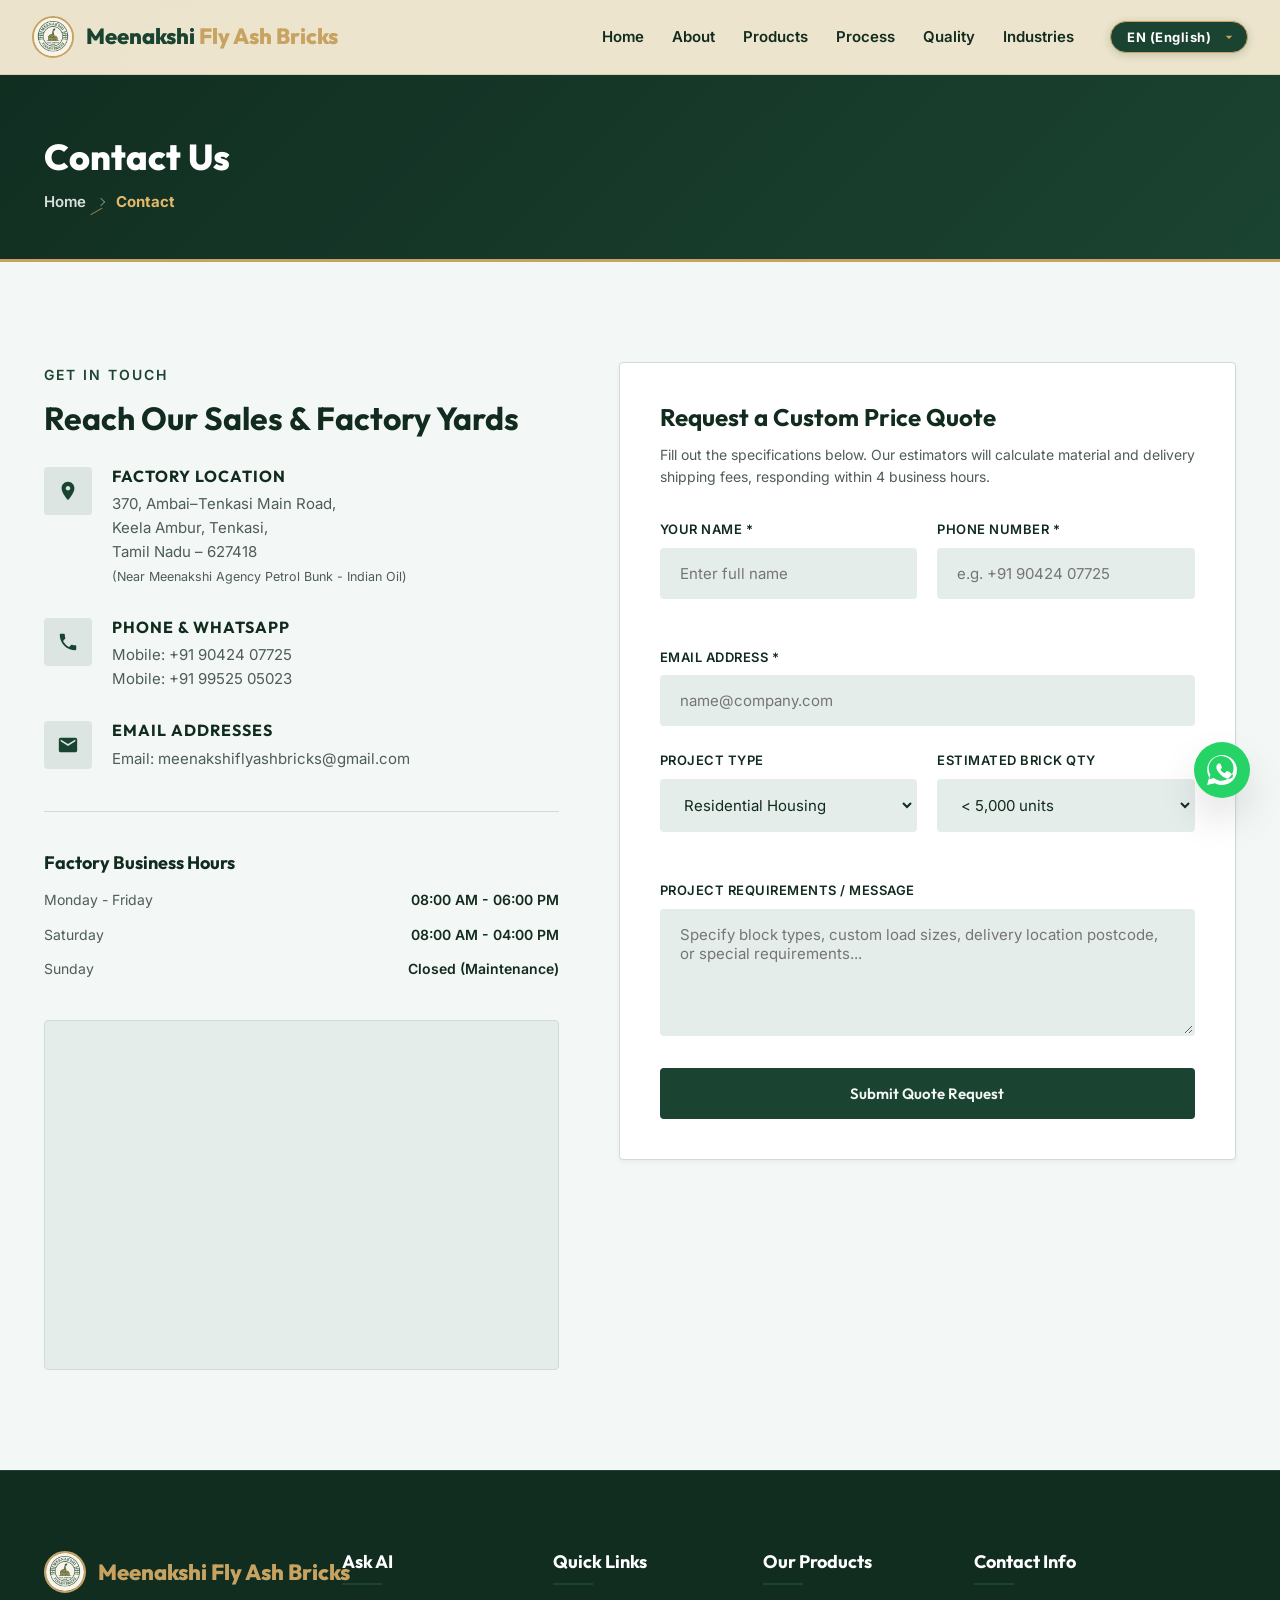
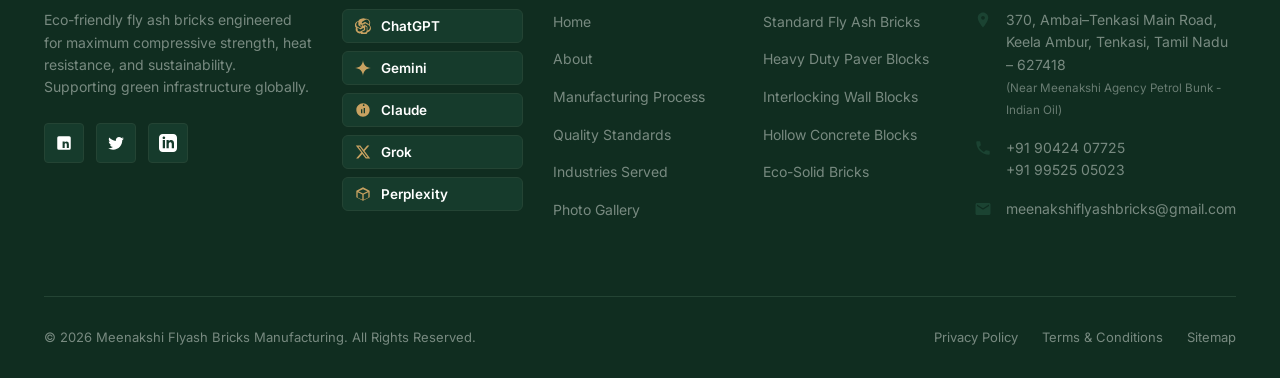
<file: contact.html>
<!DOCTYPE html>
<html lang="en">

<head>
  <meta charset="UTF-8">
  <meta name="viewport" content="width=device-width, initial-scale=1.0">
  <meta name="description"
    content="Contact Meenakshi Flyash Bricks. Send an inquiry for fly ash brick prices, request site samples, or visit our automated manufacturing yard in Chennai.">
  <title>Contact Us | Meenakshi Flyash Bricks Factory Quote Inquiry</title>
  <link rel="canonical" href="https://meenatchi-dev.github.io/fly-ash-bricks/contact.html">
  <meta property="og:title" content="Contact Us | Meenakshi Flyash Bricks Factory Quote Inquiry">
  <meta property="og:description" content="Contact Meenakshi Flyash Bricks. Send an inquiry for fly ash brick prices, request site samples, or visit our automated manufacturing yard in Chennai.">
  <meta property="og:image" content="https://meenatchi-dev.github.io/fly-ash-bricks/images/logo.jpg">
  <meta property="og:url" content="https://meenatchi-dev.github.io/fly-ash-bricks/contact.html">
  <meta property="og:type" content="website">
  <meta property="og:site_name" content="Meenakshi Fly Bricks">
  <meta name="twitter:card" content="summary_large_image">
  <meta name="twitter:title" content="Contact Us | Meenakshi Flyash Bricks Factory Quote Inquiry">
  <meta name="twitter:description" content="Contact Meenakshi Flyash Bricks. Send an inquiry for fly ash brick prices, request site samples, or visit our automated manufacturing yard in Chennai.">
  <meta name="twitter:image" content="https://meenatchi-dev.github.io/fly-ash-bricks/images/logo.jpg">
  <link rel="stylesheet" href="css/style.css?v=1.1.7">
  <script src="js/main.js" defer></script>
  <script src="js/components.js" defer></script>
  <script src="js/i18n.js" defer></script>
  <link rel="icon" type="image/jpeg" href="images/logo.jpg">
  <!-- Google tag (gtag.js) -->
  <script async src="https://www.googletagmanager.com/gtag/js?id=G-YNGQ56Z6T2"></script>
  <script>
    window.dataLayer = window.dataLayer || [];
    function gtag() { dataLayer.push(arguments); }
    gtag('js', new Date());

    gtag('config', 'G-YNGQ56Z6T2');
  </script>
</head>

<body>

  <!-- Sticky Navbar -->
  <header class="navbar" data-component="header">
    <div class="nav-overlay"></div>
    <div class="container navbar-container">
      <a href="index.html" class="logo">
        <img src="images/logo.jpg" alt="Meenakshi Fly Ash Bricks Logo" class="brand-logo-img">
        <span><span data-i18n="nav.brand_name">Meenakshi</span> <span class="logo-orange" data-i18n="nav.brand_suffix">Fly Ash Bricks</span></span>
      </a>
      <ul class="nav-links">
        <li><a href="index.html" data-i18n="nav.home">Home</a></li>
        <li><a href="about.html" data-i18n="nav.about">About</a></li>
        <li><a href="products.html" data-i18n="nav.products">Products</a></li>
        <li><a href="process.html" data-i18n="nav.process">Process</a></li>
        <li><a href="quality.html" data-i18n="nav.quality">Quality</a></li>
        <li><a href="industries.html" data-i18n="nav.industries">Industries</a></li>
        <li class="lang-selector-li">
          <div class="lang-selector">
            <select class="lang-select" aria-label="Select Language">
              <option value="en">EN (English)</option>
              <option value="ta">TA (தமிழ்)</option>
              <option value="hi">HI (हिंदी)</option>
              <option value="ml">ML (മലയാളം)</option>
              <option value="te">TE (తెలుగు)</option>
              <option value="kn">KN (ಕನ್ನಡ)</option>
            </select>
          </div>
        </li>
      </ul>

      <button class="menu-toggle" aria-label="Toggle Menu">
        <span></span>
        <span></span>
        <span></span>
      </button>
    </div>
  </header>

  <!-- Breadcrumbs -->
  <section class="breadcrumbs">
    <div class="container">
      <h1>Contact Us</h1>
      <ul class="breadcrumbs-list">
        <li><a href="index.html">Home</a></li>
        <li class="breadcrumbs-separator"></li>
        <li class="breadcrumbs-current">Contact</li>
      </ul>
    </div>
  </section>

  <!-- Contact Section Layout -->
  <section class="section">
    <div class="container">
      <div class="contact-layout">

        <!-- Info Column -->
        <div class="reveal-left">
          <span class="section-subtitle">Get In Touch</span>
          <h2 style="font-size: 32px; font-family: var(--font-headings); margin-bottom: 30px;">Reach Our Sales &amp;
            Factory Yards</h2>

          <div class="contact-info-list">
            <!-- Item 1 -->
            <div class="contact-info-item">
              <div class="contact-info-icon">
                <svg viewBox="0 0 24 24">
                  <path
                    d="M12 2C8.13 2 5 5.13 5 9c0 5.25 7 13 7 13s7-7.75 7-13c0-3.87-3.13-7-7-7zm0 9.5c-1.38 0-2.5-1.12-2.5-2.5s1.12-2.5 2.5-2.5 2.5 1.12 2.5 2.5-1.12 2.5-2.5 2.5z" />
                </svg>
              </div>
              <div class="contact-info-content">
                <h3>Factory Location</h3>
                <p>370, Ambai–Tenkasi Main Road,<br>Keela Ambur, Tenkasi,<br>Tamil Nadu – 627418<br><small
                    style="color: var(--text-muted-dark);">(Near Meenakshi Agency Petrol Bunk - Indian Oil)</small></p>
              </div>
            </div>

            <!-- Item 2 -->
            <div class="contact-info-item">
              <div class="contact-info-icon">
                <svg viewBox="0 0 24 24">
                  <path
                    d="M6.62 10.79c1.44 2.83 3.76 5.14 6.59 6.59l2.2-2.2c.27-.27.67-.36 1.02-.24 1.12.37 2.33.57 3.57.57.55 0 1 .45 1 1V20c0 .55-.45 1-1 1-9.39 0-17-7.61-17-17 0-.55.45-1 1-1h3.5c.55 0 1 .45 1 1 0 1.25.2 2.45.57 3.57.11.35.03.74-.25 1.02l-2.2 2.2z" />
                </svg>
              </div>
              <div class="contact-info-content">
                <h3>Phone &amp; WhatsApp</h3>
                <p>
                  Mobile: <a href="tel:+919042407725">+91 90424 07725</a><br>
                  Mobile: <a href="tel:+919952505023">+91 99525 05023</a>
                </p>
              </div>
            </div>

            <!-- Item 3 -->
            <div class="contact-info-item">
              <div class="contact-info-icon">
                <svg viewBox="0 0 24 24">
                  <path
                    d="M20 4H4c-1.1 0-1.99.9-1.99 2L2 18c0 1.1.9 2 2 2h16c1.1 0 2-.9 2-2V6c0-1.1-.9-2-2-2zm0 4l-8 5-8-5V6l8 5 8-5v2z" />
                </svg>
              </div>
              <div class="contact-info-content">
                <h3>Email Addresses</h3>
                <p>
                  Email: <a href="mailto:meenakshiflyashbricks@gmail.com">meenakshiflyashbricks@gmail.com</a>
                </p>
              </div>
            </div>
          </div>

          <!-- Business Hours -->
          <div class="contact-hours">
            <h3>Factory Business Hours</h3>
            <div class="hours-grid">
              <div class="hours-row"><span>Monday - Friday</span><span>08:00 AM - 06:00 PM</span></div>
              <div class="hours-row"><span>Saturday</span><span>08:00 AM - 04:00 PM</span></div>
              <div class="hours-row"><span>Sunday</span><span>Closed (Maintenance)</span></div>
            </div>
          </div>

          <!-- Map -->
          <div class="map-container">
            <!-- Premium Placeholder Google Map using openstreetmap embed (or similar clean frame) -->
            <iframe
              src="https://maps.google.com/maps?q=Keela%20Ambur%2C%20Tenkasi%2C%20Tamil%20Nadu&t=&z=13&ie=UTF8&iwloc=&output=embed"
              allowfullscreen="" loading="lazy"></iframe>
          </div>
        </div>

        <!-- Form Column -->
        <div class="reveal-right">
          <form id="inquiryForm" class="contact-form" action="http://localhost:8080" method="POST" novalidate>
            <h2 style="font-size: 24px; font-family: var(--font-headings); margin-bottom: 12px;">Request a Custom Price
              Quote</h2>
            <p style="color: var(--text-muted-dark); font-size: 14px; margin-bottom: 30px;">Fill out the specifications
              below. Our estimators will calculate material and delivery shipping fees, responding within 4 business
              hours.</p>

            <!-- Success Banner -->
            <div id="formSuccessMsg" class="form-success-msg">
              <svg viewBox="0 0 24 24">
                <path
                  d="M12 2C6.48 2 2 6.48 2 12s4.48 10 10 10 10-4.48 10-10S17.52 2 12 2zm-2 15l-5-5 1.41-1.41L10 14.17l7.59-7.59L19 8l-9 9z" />
              </svg>
              <span>Thank you! Your quote request has been received. Our team will contact you shortly.</span>
            </div>

            <div class="form-group-row">
              <div class="form-group">
                <label for="name">Your Name *</label>
                <input type="text" id="name" class="form-control" required placeholder="Enter full name">
                <div class="form-error">Please enter your name</div>
              </div>
              <div class="form-group">
                <label for="phone">Phone Number *</label>
                <input type="tel" id="phone" class="form-control" required placeholder="e.g. +91 90424 07725">
                <div class="form-error">Please enter a valid 10-12 digit phone number</div>
              </div>
            </div>

            <div class="form-group">
              <label for="email">Email Address *</label>
              <input type="email" id="email" class="form-control" required placeholder="name@company.com">
              <div class="form-error">Please enter a valid email address</div>
            </div>

            <div class="form-group-row">
              <div class="form-group">
                <label for="projectType">Project Type</label>
                <select id="projectType" class="form-control">
                  <option value="residential">Residential Housing</option>
                  <option value="commercial">Commercial Tech Park</option>
                  <option value="infrastructure">Civil Infrastructure</option>
                  <option value="government">Government Development</option>
                  <option value="other">Other / Retail Purchase</option>
                </select>
              </div>
              <div class="form-group">
                <label for="quantity">Estimated Brick Qty</label>
                <select id="quantity" class="form-control">
                  <option value="small">&lt; 5,000 units</option>
                  <option value="medium">5,000 - 20,000 units</option>
                  <option value="large">20,000 - 100,000 units</option>
                  <option value="bulk">&gt; 100,000 units</option>
                </select>
              </div>
            </div>

            <div class="form-group">
              <label for="message">Project Requirements / Message</label>
              <textarea id="message" class="form-control" rows="5"
                placeholder="Specify block types, custom load sizes, delivery location postcode, or special requirements..."></textarea>
            </div>

            <button type="submit" class="btn btn-primary" style="width: 100%; padding: 16px;">Submit Quote
              Request</button>
          </form>
        </div>

      </div>
    </div>
  </section>

  <!-- Footer -->
  <footer class="footer" data-component="footer">
    <div class="container">
      <div class="footer-grid">
        <div class="footer-col footer-about">
          <a href="index.html" class="logo">
            <img src="images/logo.jpg" alt="Meenakshi Fly Ash Bricks Logo" class="brand-logo-img">
            <span><span class="logo-gold" data-i18n="nav.brand_name">Meenakshi</span> <span class="logo-orange" data-i18n="nav.brand_suffix">Fly Ash Bricks</span></span>
          </a>
          <p data-i18n="footer.about_text">Eco-friendly fly ash bricks engineered for maximum compressive strength, heat resistance, and sustainability. Supporting green infrastructure globally.</p>
          <div class="social-links">
            <a href="#" class="social-btn" aria-label="Facebook"><svg viewBox="0 0 24 24"><path d="M19 3a2 2 0 0 1 2 2v14a2 2 0 0 1-2 2H5a2 2 0 0 1-2-2V5a2 2 0 0 1 2-2h14m-.5 15.5v-5.3a3.26 3.26 0 0 0-3.26-3.26c-.85 0-1.84.52-2.32 1.3v-1.11h-2.79v8.37h2.79v-4.93c0-.77.62-1.4 1.39-1.4a1.4 1.4 0 0 1 1.4 1.4v4.93h2.79z" /></svg></a>
            <a href="#" class="social-btn" aria-label="Twitter"><svg viewBox="0 0 24 24"><path d="M22.46 6c-.77.35-1.6.58-2.46.69.88-.53 1.56-1.37 1.88-2.38-.83.5-1.75.85-2.72 1.05C18.37 4.5 17.26 4 16 4c-2.35 0-4.27 1.92-4.27 4.29 0 .34.04.67.11.98C8.28 9.09 5.11 7.38 3 4.79c-.37.63-.58 1.37-.58 2.15 0 1.49.75 2.81 1.91 3.56-.71 0-1.37-.2-1.95-.5v.03c0 2.08 1.48 3.82 3.44 4.21a4.22 4.22 0 0 1-1.93.07 4.28 4.28 0 0 0 4 2.98 8.52 8.52 0 0 1-5.3 1.83c-.35 0-.69-.02-1.02-.06C3.44 20.29 5.7 21 8.12 21 16 21 20.33 14.46 20.33 8.79c0-.19 0-.37-.01-.56.84-.6 1.56-1.36 2.14-2.23z" /></svg></a>
            <a href="#" class="social-btn" aria-label="LinkedIn"><svg viewBox="0 0 24 24"><path d="M19 0h-14c-2.761 0-5 2.239-5 5v14c0 2.761 2.239 5 5 5h14c2.762 0 5-2.239 5-5v-14c0-2.761-2.238-5-5-5zm-11 19h-3v-11h3v11zm-1.5-12.268c-.966 0-1.75-.779-1.75-1.75s.784-1.75 1.75-1.75 1.75.779 1.75 1.75-.784 1.75-1.75 1.75zm13.5 12.268h-3v-5.604c0-3.368-4-3.113-4 0v5.604h-3v-11h3v1.765c1.396-2.586 7-2.777 7 2.476v6.759z" /></svg></a>
          </div>
        </div>
        <div class="footer-col">
          <h3 data-i18n="footer.ask_ai">Ask AI</h3>
          <div class="ai-buttons">
            <button onclick="askAI('chatgpt')" class="ai-btn" aria-label="Ask ChatGPT">
              <svg viewBox="0 0 24 24" width="16" height="16" fill="currentColor"><path d="M22.28 9.37a6 6 0 0 0-.3-5.26 6.08 6.08 0 0 0-6.49-3A6 6 0 0 0 10.63.76a6.08 6.08 0 0 0-5.7 3.91 6 6 0 0 0-4.22 3 6.08 6.08 0 0 0 .78 7.07 6 6 0 0 0 .3 5.26 6.08 6.08 0 0 0 6.49 3 6 6 0 0 0 4.86 2.36 6.08 6.08 0 0 0 5.7-3.91 6 6 0 0 0 4.22-3 6.08 6.08 0 0 0-.78-7.07zm-9.35 12.35a4.26 4.26 0 0 1-2.61-.91l.14-.08 4.34-2.5a.89.89 0 0 0 .45-.78v-4.9l1.88 1.09a.86.86 0 0 1 .45.75v5.07a4.29 4.29 0 0 1-4.65 2.26zm-8.81-4.6a4.28 4.28 0 0 1-.5-2.73l.14.09 4.34 2.5a.9.9 0 0 0 .9 0l4.25-2.45v2.18a.87.87 0 0 1-.44.76l-4.39 2.53a4.29 4.29 0 0 1-4.3-.88zm-1.2-9.93a4.27 4.27 0 0 1 2.11-1.82l-.01.16v5.01a.88.88 0 0 0 .45.77l4.24 2.45-1.88 1.08a.88.88 0 0 1-.89 0L2.7 12.31a4.28 4.28 0 0 1 .22-5.12zm14.62 4.67l-4.25-2.45 1.88-1.08a.88.88 0 0 1 .89 0l4.39 2.53a4.28 4.28 0 0 1-1.83 7.84v-5.07a.88.88 0 0 0-.45-.77zm2.46-3.32l-.14-.09-4.34-2.5a.9.9 0 0 0-.9 0l-4.25 2.45V6.27a.87.87 0 0 1 .44-.76l4.39-2.53a4.29 4.29 0 0 1 4.8 7.02zM10.15 13l-1.88-1.08v-2.45l1.88 1.09v2.44zm1.7 1l1.88 1.08v-2.44L11.85 14zm.85-2.44L10.82 10.5 12.7 9.42l1.88 1.08-1.88 1.06z"/></svg>
              <span>ChatGPT</span>
            </button>
            <button onclick="askAI('gemini')" class="ai-btn" aria-label="Ask Gemini">
              <svg viewBox="0 0 24 24" width="16" height="16" fill="currentColor"><path d="M12 24c0-6.627-5.373-12-12-12 6.627 0 12-5.373 12-12 0 6.627 5.373 12 12 12-6.627 0-12 5.373-12 12z"/></svg>
              <span>Gemini</span>
            </button>
            <button onclick="askAI('claude')" class="ai-btn" aria-label="Ask Claude">
              <svg viewBox="0 0 24 24" width="16" height="16" fill="currentColor"><path d="M12 2C6.48 2 2 6.48 2 12s4.48 10 10 10 10-4.48 10-10S17.52 2 12 2zm-1 15h-2v-6h2v6zm4 0h-2v-8h2v8zm-2-11a1.25 1.25 0 1 1 0-2.5 1.25 1.25 0 0 1 0 2.5z"/></svg>
              <span>Claude</span>
            </button>
            <button onclick="askAI('grok')" class="ai-btn" aria-label="Ask Grok">
              <svg viewBox="0 0 24 24" width="16" height="16" fill="currentColor"><path d="M18.244 2.25h3.308l-7.227 8.26 8.502 11.24H16.17l-5.214-6.817L4.99 21.75H1.68l7.73-8.835L1.254 2.25H8.08l4.713 6.231zm-1.161 17.52h1.833L7.084 4.126H5.117z"/></svg>
              <span>Grok</span>
            </button>
            <button onclick="askAI('perplexity')" class="ai-btn" aria-label="Ask Perplexity">
              <svg viewBox="0 0 24 24" width="16" height="16" fill="currentColor"><path d="M12 2L2 7v10l10 5 10-5V7L12 2zm0 2.8L18.8 8 12 11.2 5.2 8 12 4.8zM4 9.4l7 3.3v7.9l-7-3.5V9.4zm16 7.7l-7 3.5v-7.9l7-3.3v7.7z"/></svg>
              <span>Perplexity</span>
            </button>
          </div>
        </div>
        <div class="footer-col">
          <h3 data-i18n="footer.quick_links">Quick Links</h3>
          <ul class="footer-links">
            <li><a href="index.html" data-i18n="nav.home">Home</a></li>
            <li><a href="about.html" data-i18n="nav.about">About Us</a></li>
            <li><a href="process.html" data-i18n="footer.manufacturing_process">Manufacturing Process</a></li>
            <li><a href="quality.html" data-i18n="footer.quality_standards">Quality Standards</a></li>
            <li><a href="industries.html" data-i18n="footer.industries_served">Industries Served</a></li>
            <li><a href="gallery.html" data-i18n="footer.photo_gallery">Photo Gallery</a></li>
          </ul>
        </div>
        <div class="footer-col">
          <h3 data-i18n="footer.our_products">Our Products</h3>
          <ul class="footer-links">
            <li><a href="products.html" data-i18n="footer.standard_fly_ash">Standard Fly Ash Bricks</a></li>
            <li><a href="products.html" data-i18n="footer.heavy_duty_pavers">Heavy Duty Paver Blocks</a></li>
            <li><a href="products.html" data-i18n="footer.interlocking_blocks">Interlocking Wall Blocks</a></li>
            <li><a href="products.html" data-i18n="footer.hollow_blocks">Hollow Concrete Blocks</a></li>
            <li><a href="products.html" data-i18n="footer.eco_solid_bricks">Eco-Solid Bricks</a></li>
          </ul>
        </div>
        <div class="footer-col">
          <h3 data-i18n="footer.contact_info">Contact Info</h3>
          <div class="footer-contact-item">
            <svg viewBox="0 0 24 24"><path d="M12 2C8.13 2 5 5.13 5 9c0 5.25 7 13 7 13s7-7.75 7-13c0-3.87-3.13-7-7-7zm0 9.5c-1.38 0-2.5-1.12-2.5-2.5s1.12-2.5 2.5-2.5 2.5 1.12 2.5 2.5-1.12 2.5-2.5 2.5z" /></svg>
            <span><span data-i18n="footer.address">370, Ambai–Tenkasi Main Road, Keela Ambur, Tenkasi, Tamil Nadu – 627418</span><br><small style="opacity: 0.85;" data-i18n="footer.address_sub">(Near Meenakshi Agency Petrol Bunk - Indian Oil)</small></span>
          </div>
          <div class="footer-contact-item">
            <svg viewBox="0 0 24 24"><path d="M6.62 10.79c1.44 2.83 3.76 5.14 6.59 6.59l2.2-2.2c.27-.27.67-.36 1.02-.24 1.12.37 2.33.57 3.57.57.55 0 1 .45 1 1V20c0 .55-.45 1-1 1-9.39 0-17-7.61-17-17 0-.55.45-1 1-1h3.5c.55 0 1 .45 1 1 0 1.25.2 2.45.57 3.57.11.35.03.74-.25 1.02l-2.2 2.2z" /></svg>
            <span><a href="tel:+919042407725" style="color: inherit;">+91 90424 07725</a><br><a href="tel:+919952505023" style="color: inherit;">+91 99525 05023</a></span>
          </div>
          <div class="footer-contact-item">
            <svg viewBox="0 0 24 24"><path d="M20 4H4c-1.1 0-1.99.9-1.99 2L2 18c0 1.1.9 2 2 2h16c1.1 0 2-.9 2-2V6c0-1.1-.9-2-2-2zm0 4l-8 5-8-5V6l8 5 8-5v2z" /></svg>
            <span><a href="mailto:meenakshiflyashbricks@gmail.com" style="color: inherit;">meenakshiflyashbricks@gmail.com</a></span>
          </div>
        </div>
      </div>
      <div class="footer-bottom">
        <p data-i18n="footer.copyright">&copy; 2026 Meenakshi Flyash Bricks Manufacturing. All Rights Reserved.</p>
        <div class="footer-bottom-links">
          <a href="#" data-i18n="footer.privacy_policy">Privacy Policy</a>
          <a href="#" data-i18n="footer.terms_conditions">Terms &amp; Conditions</a>
          <a href="sitemap.xml" data-i18n="footer.sitemap">Sitemap</a>
        </div>
      </div>
    </div>
  </footer>

  <!-- Floating Actions -->
  <div class="floating-actions">
    <a href="https://wa.me/919042407725?text=Hello%20Meenakshi%20Flyash%20Bricks%2C%20I%20am%20interested%20in%20a%20price%20quote%20for%20fly%20ash%20bricks."
      class="float-btn float-whatsapp" target="_blank" rel="noopener" aria-label="Chat on WhatsApp">
      <svg viewBox="0 0 24 24">
        <path
          d="M.057 24l1.687-6.163c-1.041-1.804-1.588-3.849-1.587-5.946C.06 5.348 5.397.01 12.008.01c3.202.001 6.212 1.246 8.477 3.514 2.266 2.268 3.507 5.28 3.505 8.484-.004 6.657-5.34 11.997-11.953 11.997-2.005-.001-3.973-.502-5.724-1.455L0 24zm6.59-4.846c1.6.95 3.188 1.449 4.625 1.45 5.489.002 9.943-4.446 9.946-9.932.002-2.657-1.02-5.155-2.879-7.017C16.48 1.8 13.987.779 11.33.779c-5.485 0-9.94 4.45-9.942 9.934-.001 1.776.471 3.511 1.368 5.048l-.997 3.639 3.73-.977zm11.83-5.228c-.33-.165-1.951-.963-2.251-1.074-.3-.109-.518-.165-.736.165-.218.33-.843 1.074-1.034 1.293-.19.218-.381.245-.71.082-1.127-.565-1.971-.974-2.74-2.292-.204-.349-.074-.537.054-.698.115-.145.33-.382.495-.573.165-.19.22-.327.33-.545.109-.217.055-.408-.028-.572-.082-.165-.736-1.772-1.009-2.427-.266-.64-.539-.553-.736-.563-.19-.01-.408-.012-.626-.012-.218 0-.572.082-.871.408-.3.327-1.144 1.117-1.144 2.723 0 1.605 1.171 3.159 1.334 3.377.163.218 2.302 3.515 5.578 4.926.779.336 1.387.537 1.86.688.783.248 1.496.213 2.059.129.628-.094 1.951-.798 2.224-1.57.272-.772.272-1.434.19-1.57-.081-.136-.299-.218-.629-.382z" />
      </svg>
    </a>
    <div class="float-btn float-back-to-top" aria-label="Back to Top">
      <svg viewBox="0 0 24 24">
        <path d="M7.41 15.41L12 10.83l4.59 4.58L18 14l-6-6-6 6z" />
      </svg>
    </div>
  </div>

</body>

</html>
</file>
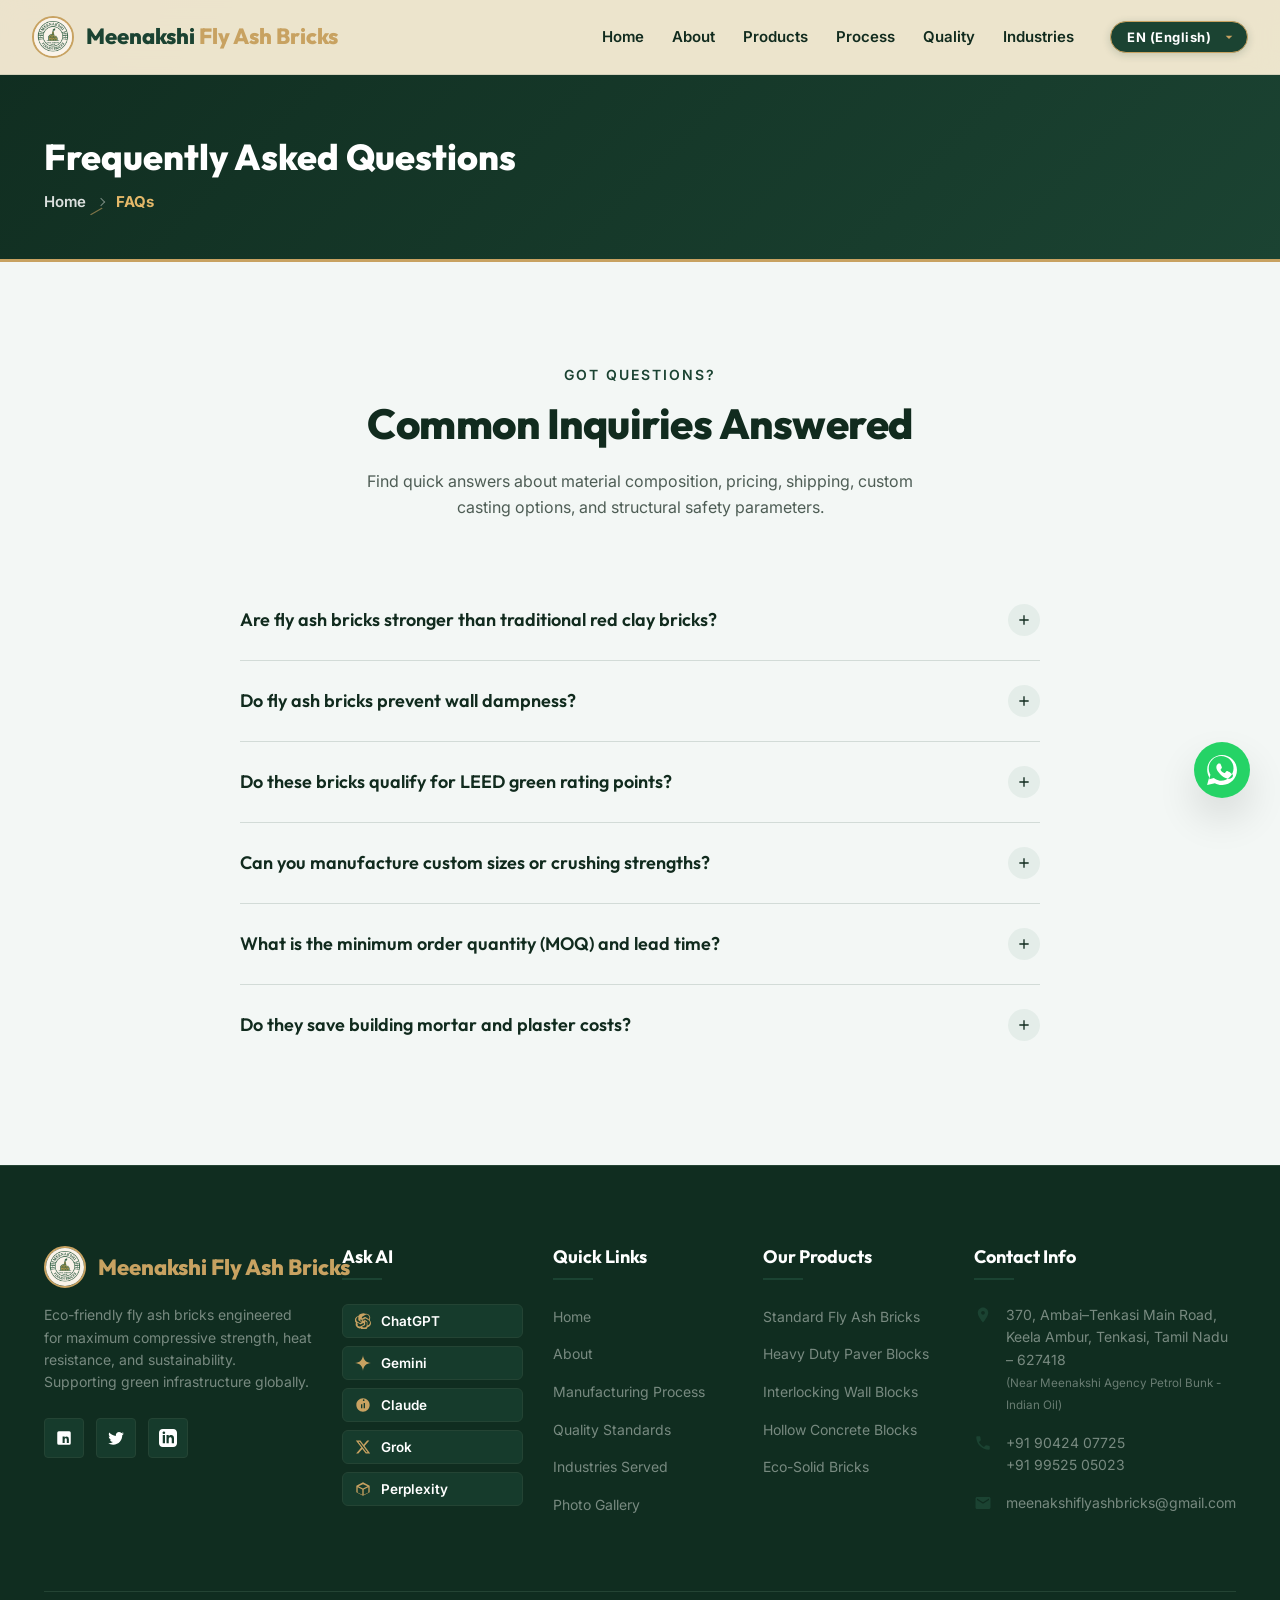
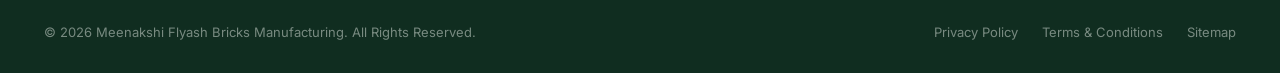
<file: faq.html>
<!DOCTYPE html>
<html lang="en">

<head>
  <meta charset="UTF-8">
  <meta name="viewport" content="width=device-width, initial-scale=1.0">
  <meta name="description"
    content="Read our FAQs. Learn about compressive strength, water absorption, bulk order delivery, and green building approvals of Meenakshi Flyash Bricks fly ash bricks.">
  <title>Frequently Asked Questions | Meenakshi Flyash Bricks Answers</title>
  <link rel="canonical" href="https://meenatchi-dev.github.io/fly-ash-bricks/faq.html">
  <meta property="og:title" content="Frequently Asked Questions | Meenakshi Flyash Bricks Answers">
  <meta property="og:description" content="Read our FAQs. Learn about compressive strength, water absorption, bulk order delivery, and green building approvals of Meenakshi Flyash Bricks fly ash bricks.">
  <meta property="og:image" content="https://meenatchi-dev.github.io/fly-ash-bricks/images/logo.jpg">
  <meta property="og:url" content="https://meenatchi-dev.github.io/fly-ash-bricks/faq.html">
  <meta property="og:type" content="website">
  <meta property="og:site_name" content="Meenakshi Fly Bricks">
  <meta name="twitter:card" content="summary_large_image">
  <meta name="twitter:title" content="Frequently Asked Questions | Meenakshi Flyash Bricks Answers">
  <meta name="twitter:description" content="Read our FAQs. Learn about compressive strength, water absorption, bulk order delivery, and green building approvals of Meenakshi Flyash Bricks fly ash bricks.">
  <meta name="twitter:image" content="https://meenatchi-dev.github.io/fly-ash-bricks/images/logo.jpg">
  <link rel="stylesheet" href="css/style.css?v=1.1.7">
  <script src="js/main.js" defer></script>
  <script src="js/components.js" defer></script>
  <script src="js/i18n.js" defer></script>
  <link rel="icon" type="image/jpeg" href="images/logo.jpg">
  <!-- Google tag (gtag.js) -->
  <script async src="https://www.googletagmanager.com/gtag/js?id=G-YNGQ56Z6T2"></script>
  <script>
    window.dataLayer = window.dataLayer || [];
    function gtag() { dataLayer.push(arguments); }
    gtag('js', new Date());

    gtag('config', 'G-YNGQ56Z6T2');
  </script>

  <!-- FAQPage Schema for Search Engines -->
  <script type="application/ld+json">
  {
    "@context": "https://schema.org",
    "@type": "FAQPage",
    "mainEntity": [
      {
        "@type": "Question",
        "name": "Are fly ash bricks stronger than traditional red clay bricks?",
        "acceptedAnswer": {
          "@type": "Answer",
          "text": "Yes. While local red clay bricks have a compressive strength ranging between 3.5 to 5 N/mm², Meenakshi Flyash Bricks Fly Ash Bricks possess a compressive strength greater than 10 to 12.5 N/mm². This ensures they safely bear high structural load requirements."
        }
      },
      {
        "@type": "Question",
        "name": "Do fly ash bricks prevent wall dampness?",
        "acceptedAnswer": {
          "@type": "Answer",
          "text": "Yes. Clay bricks have high water absorption (typically 15% to 20%), which draws moisture and triggers salt peeling. Meenakshi Flyash Bricks Fly Ash blocks maintain water absorption under 8% to 10%, effectively preventing damp walls and efflorescence."
        }
      },
      {
        "@type": "Question",
        "name": "Do these bricks qualify for LEED green rating points?",
        "acceptedAnswer": {
          "@type": "Answer",
          "text": "Absolutely. Meenakshi Flyash Bricks are composed of up to 70% industrial byproduct (fly ash) and do not deplete precious agricultural topsoil. Using them qualifies your construction design for maximum LEED and IGBC green rating points."
        }
      },
      {
        "@type": "Question",
        "name": "Can you manufacture custom sizes or crushing strengths?",
        "acceptedAnswer": {
          "@type": "Answer",
          "text": "Yes. For large commercial or industrial projects exceeding 100,000 units, we can formulate custom mix designs to deliver specific crushing strengths (like heavy-duty 15 N/mm²) or modify dimensional molds."
        }
      }
    ]
  }
  </script>
</head>

<body>

  <!-- Sticky Navbar -->
  <header class="navbar" data-component="header">
    <div class="nav-overlay"></div>
    <div class="container navbar-container">
      <a href="index.html" class="logo">
        <img src="images/logo.jpg" alt="Meenakshi Fly Ash Bricks Logo" class="brand-logo-img">
        <span><span data-i18n="nav.brand_name">Meenakshi</span> <span class="logo-orange" data-i18n="nav.brand_suffix">Fly Ash Bricks</span></span>
      </a>
      <ul class="nav-links">
        <li><a href="index.html" data-i18n="nav.home">Home</a></li>
        <li><a href="about.html" data-i18n="nav.about">About</a></li>
        <li><a href="products.html" data-i18n="nav.products">Products</a></li>
        <li><a href="process.html" data-i18n="nav.process">Process</a></li>
        <li><a href="quality.html" data-i18n="nav.quality">Quality</a></li>
        <li><a href="industries.html" data-i18n="nav.industries">Industries</a></li>
        <li class="lang-selector-li">
          <div class="lang-selector">
            <select class="lang-select" aria-label="Select Language">
              <option value="en">EN (English)</option>
              <option value="ta">TA (தமிழ்)</option>
              <option value="hi">HI (हिंदी)</option>
              <option value="ml">ML (മലയാളം)</option>
              <option value="te">TE (తెలుగు)</option>
              <option value="kn">KN (ಕನ್ನಡ)</option>
            </select>
          </div>
        </li>
      </ul>

      <button class="menu-toggle" aria-label="Toggle Menu">
        <span></span>
        <span></span>
        <span></span>
      </button>
    </div>
  </header>

  <!-- Breadcrumbs -->
  <section class="breadcrumbs">
    <div class="container">
      <h1>Frequently Asked Questions</h1>
      <ul class="breadcrumbs-list">
        <li><a href="index.html">Home</a></li>
        <li class="breadcrumbs-separator"></li>
        <li class="breadcrumbs-current">FAQs</li>
      </ul>
    </div>
  </section>

  <!-- FAQ Accordions -->
  <section class="section">
    <div class="container">
      <div class="section-title-wrapper text-center reveal">
        <span class="section-subtitle">Got Questions?</span>
        <h2 class="section-title">Common Inquiries Answered</h2>
        <p class="section-desc">Find quick answers about material composition, pricing, shipping, custom casting
          options, and structural safety parameters.</p>
      </div>

      <div class="faq-wrapper reveal">
        <!-- FAQ 1 -->
        <div class="faq-item">
          <div class="faq-question">
            <h3>Are fly ash bricks stronger than traditional red clay bricks?</h3>
            <div class="faq-icon-box">
              <svg viewBox="0 0 24 24">
                <path d="M19 13h-6v6h-2v-6H5v-2h6V5h2v6h6v2z" />
              </svg>
            </div>
          </div>
          <div class="faq-answer">
            <div class="faq-answer-inner">
              Yes. While local red clay bricks have a compressive strength ranging between 3.5 to 5 N/mm², Meenakshi
              Flyash Bricks Fly Ash Bricks possess a compressive strength greater than 10 to 12.5 N/mm². This ensures
              they safely bear high structural load requirements and resist cracking under pressure.
            </div>
          </div>
        </div>

        <!-- FAQ 2 -->
        <div class="faq-item">
          <div class="faq-question">
            <h3>Do fly ash bricks prevent wall dampness?</h3>
            <div class="faq-icon-box">
              <svg viewBox="0 0 24 24">
                <path d="M19 13h-6v6h-2v-6H5v-2h6V5h2v6h6v2z" />
              </svg>
            </div>
          </div>
          <div class="faq-answer">
            <div class="faq-answer-inner">
              Yes. Clay bricks have high water absorption (typically 15% to 20%), which draws moisture and triggers salt
              peeling. Meenakshi Flyash Bricks Fly Ash blocks maintain water absorption under 8% to 10%, effectively
              preventing damp walls and efflorescence (salt weathering) from destroying paint.
            </div>
          </div>
        </div>

        <!-- FAQ 3 -->
        <div class="faq-item">
          <div class="faq-question">
            <h3>Do these bricks qualify for LEED green rating points?</h3>
            <div class="faq-icon-box">
              <svg viewBox="0 0 24 24">
                <path d="M19 13h-6v6h-2v-6H5v-2h6V5h2v6h6v2z" />
              </svg>
            </div>
          </div>
          <div class="faq-answer">
            <div class="faq-answer-inner">
              Absolutely. Meenakshi Flyash Bricks are composed of up to 70% industrial byproduct (fly ash) and do not
              deplete precious agricultural topsoil. Using them qualifies your construction design for maximum LEED and
              IGBC green rating points, supporting carbon footprint reduction guidelines.
            </div>
          </div>
        </div>

        <!-- FAQ 4 -->
        <div class="faq-item">
          <div class="faq-question">
            <h3>Can you manufacture custom sizes or crushing strengths?</h3>
            <div class="faq-icon-box">
              <svg viewBox="0 0 24 24">
                <path d="M19 13h-6v6h-2v-6H5v-2h6V5h2v6h6v2z" />
              </svg>
            </div>
          </div>
          <div class="faq-answer">
            <div class="faq-answer-inner">
              Yes. For large commercial or industrial projects exceeding 100,000 units, we can formulate custom mix
              designs to deliver specific crushing strengths (like heavy-duty 15 N/mm² or 20 N/mm²) or modify
              dimensional molds. Please consult with our engineering team for feasibility.
            </div>
          </div>
        </div>

        <!-- FAQ 5 -->
        <div class="faq-item">
          <div class="faq-question">
            <h3>What is the minimum order quantity (MOQ) and lead time?</h3>
            <div class="faq-icon-box">
              <svg viewBox="0 0 24 24">
                <path d="M19 13h-6v6h-2v-6H5v-2h6V5h2v6h6v2z" />
              </svg>
            </div>
          </div>
          <div class="faq-answer">
            <div class="faq-answer-inner">
              Our standard Minimum Order Quantity is 5,000 bricks for local delivery. Deliveries are typically
              dispatched within 48 to 72 hours from confirmation, depending on stock yard availability. Custom curing
              orders can take 10 to 14 days.
            </div>
          </div>
        </div>

        <!-- FAQ 6 -->
        <div class="faq-item">
          <div class="faq-question">
            <h3>Do they save building mortar and plaster costs?</h3>
            <div class="faq-icon-box">
              <svg viewBox="0 0 24 24">
                <path d="M19 13h-6v6h-2v-6H5v-2h6V5h2v6h6v2z" />
              </svg>
            </div>
          </div>
          <div class="faq-answer">
            <div class="faq-answer-inner">
              Yes, significantly. Because fly ash bricks are hydraulically pressed in metal molds, they have exact
              dimensions (&plusmn;1mm). This uniformity reduces layout errors, requires less joint mortar (saving up to
              20%), and results in flat surfaces that require thin plaster coats.
            </div>
          </div>
        </div>
      </div>
    </div>
  </section>

  <!-- Footer -->
  <footer class="footer" data-component="footer">
    <div class="container">
      <div class="footer-grid">
        <div class="footer-col footer-about">
          <a href="index.html" class="logo">
            <img src="images/logo.jpg" alt="Meenakshi Fly Ash Bricks Logo" class="brand-logo-img">
            <span><span class="logo-gold" data-i18n="nav.brand_name">Meenakshi</span> <span class="logo-orange" data-i18n="nav.brand_suffix">Fly Ash Bricks</span></span>
          </a>
          <p data-i18n="footer.about_text">Eco-friendly fly ash bricks engineered for maximum compressive strength, heat resistance, and sustainability. Supporting green infrastructure globally.</p>
          <div class="social-links">
            <a href="#" class="social-btn" aria-label="Facebook"><svg viewBox="0 0 24 24"><path d="M19 3a2 2 0 0 1 2 2v14a2 2 0 0 1-2 2H5a2 2 0 0 1-2-2V5a2 2 0 0 1 2-2h14m-.5 15.5v-5.3a3.26 3.26 0 0 0-3.26-3.26c-.85 0-1.84.52-2.32 1.3v-1.11h-2.79v8.37h2.79v-4.93c0-.77.62-1.4 1.39-1.4a1.4 1.4 0 0 1 1.4 1.4v4.93h2.79z" /></svg></a>
            <a href="#" class="social-btn" aria-label="Twitter"><svg viewBox="0 0 24 24"><path d="M22.46 6c-.77.35-1.6.58-2.46.69.88-.53 1.56-1.37 1.88-2.38-.83.5-1.75.85-2.72 1.05C18.37 4.5 17.26 4 16 4c-2.35 0-4.27 1.92-4.27 4.29 0 .34.04.67.11.98C8.28 9.09 5.11 7.38 3 4.79c-.37.63-.58 1.37-.58 2.15 0 1.49.75 2.81 1.91 3.56-.71 0-1.37-.2-1.95-.5v.03c0 2.08 1.48 3.82 3.44 4.21a4.22 4.22 0 0 1-1.93.07 4.28 4.28 0 0 0 4 2.98 8.52 8.52 0 0 1-5.3 1.83c-.35 0-.69-.02-1.02-.06C3.44 20.29 5.7 21 8.12 21 16 21 20.33 14.46 20.33 8.79c0-.19 0-.37-.01-.56.84-.6 1.56-1.36 2.14-2.23z" /></svg></a>
            <a href="#" class="social-btn" aria-label="LinkedIn"><svg viewBox="0 0 24 24"><path d="M19 0h-14c-2.761 0-5 2.239-5 5v14c0 2.761 2.239 5 5 5h14c2.762 0 5-2.239 5-5v-14c0-2.761-2.238-5-5-5zm-11 19h-3v-11h3v11zm-1.5-12.268c-.966 0-1.75-.779-1.75-1.75s.784-1.75 1.75-1.75 1.75.779 1.75 1.75-.784 1.75-1.75 1.75zm13.5 12.268h-3v-5.604c0-3.368-4-3.113-4 0v5.604h-3v-11h3v1.765c1.396-2.586 7-2.777 7 2.476v6.759z" /></svg></a>
          </div>
        </div>
        <div class="footer-col">
          <h3 data-i18n="footer.ask_ai">Ask AI</h3>
          <div class="ai-buttons">
            <button onclick="askAI('chatgpt')" class="ai-btn" aria-label="Ask ChatGPT">
              <svg viewBox="0 0 24 24" width="16" height="16" fill="currentColor"><path d="M22.28 9.37a6 6 0 0 0-.3-5.26 6.08 6.08 0 0 0-6.49-3A6 6 0 0 0 10.63.76a6.08 6.08 0 0 0-5.7 3.91 6 6 0 0 0-4.22 3 6.08 6.08 0 0 0 .78 7.07 6 6 0 0 0 .3 5.26 6.08 6.08 0 0 0 6.49 3 6 6 0 0 0 4.86 2.36 6.08 6.08 0 0 0 5.7-3.91 6 6 0 0 0 4.22-3 6.08 6.08 0 0 0-.78-7.07zm-9.35 12.35a4.26 4.26 0 0 1-2.61-.91l.14-.08 4.34-2.5a.89.89 0 0 0 .45-.78v-4.9l1.88 1.09a.86.86 0 0 1 .45.75v5.07a4.29 4.29 0 0 1-4.65 2.26zm-8.81-4.6a4.28 4.28 0 0 1-.5-2.73l.14.09 4.34 2.5a.9.9 0 0 0 .9 0l4.25-2.45v2.18a.87.87 0 0 1-.44.76l-4.39 2.53a4.29 4.29 0 0 1-4.3-.88zm-1.2-9.93a4.27 4.27 0 0 1 2.11-1.82l-.01.16v5.01a.88.88 0 0 0 .45.77l4.24 2.45-1.88 1.08a.88.88 0 0 1-.89 0L2.7 12.31a4.28 4.28 0 0 1 .22-5.12zm14.62 4.67l-4.25-2.45 1.88-1.08a.88.88 0 0 1 .89 0l4.39 2.53a4.28 4.28 0 0 1-1.83 7.84v-5.07a.88.88 0 0 0-.45-.77zm2.46-3.32l-.14-.09-4.34-2.5a.9.9 0 0 0-.9 0l-4.25 2.45V6.27a.87.87 0 0 1 .44-.76l4.39-2.53a4.29 4.29 0 0 1 4.8 7.02zM10.15 13l-1.88-1.08v-2.45l1.88 1.09v2.44zm1.7 1l1.88 1.08v-2.44L11.85 14zm.85-2.44L10.82 10.5 12.7 9.42l1.88 1.08-1.88 1.06z"/></svg>
              <span>ChatGPT</span>
            </button>
            <button onclick="askAI('gemini')" class="ai-btn" aria-label="Ask Gemini">
              <svg viewBox="0 0 24 24" width="16" height="16" fill="currentColor"><path d="M12 24c0-6.627-5.373-12-12-12 6.627 0 12-5.373 12-12 0 6.627 5.373 12 12 12-6.627 0-12 5.373-12 12z"/></svg>
              <span>Gemini</span>
            </button>
            <button onclick="askAI('claude')" class="ai-btn" aria-label="Ask Claude">
              <svg viewBox="0 0 24 24" width="16" height="16" fill="currentColor"><path d="M12 2C6.48 2 2 6.48 2 12s4.48 10 10 10 10-4.48 10-10S17.52 2 12 2zm-1 15h-2v-6h2v6zm4 0h-2v-8h2v8zm-2-11a1.25 1.25 0 1 1 0-2.5 1.25 1.25 0 0 1 0 2.5z"/></svg>
              <span>Claude</span>
            </button>
            <button onclick="askAI('grok')" class="ai-btn" aria-label="Ask Grok">
              <svg viewBox="0 0 24 24" width="16" height="16" fill="currentColor"><path d="M18.244 2.25h3.308l-7.227 8.26 8.502 11.24H16.17l-5.214-6.817L4.99 21.75H1.68l7.73-8.835L1.254 2.25H8.08l4.713 6.231zm-1.161 17.52h1.833L7.084 4.126H5.117z"/></svg>
              <span>Grok</span>
            </button>
            <button onclick="askAI('perplexity')" class="ai-btn" aria-label="Ask Perplexity">
              <svg viewBox="0 0 24 24" width="16" height="16" fill="currentColor"><path d="M12 2L2 7v10l10 5 10-5V7L12 2zm0 2.8L18.8 8 12 11.2 5.2 8 12 4.8zM4 9.4l7 3.3v7.9l-7-3.5V9.4zm16 7.7l-7 3.5v-7.9l7-3.3v7.7z"/></svg>
              <span>Perplexity</span>
            </button>
          </div>
        </div>
        <div class="footer-col">
          <h3 data-i18n="footer.quick_links">Quick Links</h3>
          <ul class="footer-links">
            <li><a href="index.html" data-i18n="nav.home">Home</a></li>
            <li><a href="about.html" data-i18n="nav.about">About Us</a></li>
            <li><a href="process.html" data-i18n="footer.manufacturing_process">Manufacturing Process</a></li>
            <li><a href="quality.html" data-i18n="footer.quality_standards">Quality Standards</a></li>
            <li><a href="industries.html" data-i18n="footer.industries_served">Industries Served</a></li>
            <li><a href="gallery.html" data-i18n="footer.photo_gallery">Photo Gallery</a></li>
          </ul>
        </div>
        <div class="footer-col">
          <h3 data-i18n="footer.our_products">Our Products</h3>
          <ul class="footer-links">
            <li><a href="products.html" data-i18n="footer.standard_fly_ash">Standard Fly Ash Bricks</a></li>
            <li><a href="products.html" data-i18n="footer.heavy_duty_pavers">Heavy Duty Paver Blocks</a></li>
            <li><a href="products.html" data-i18n="footer.interlocking_blocks">Interlocking Wall Blocks</a></li>
            <li><a href="products.html" data-i18n="footer.hollow_blocks">Hollow Concrete Blocks</a></li>
            <li><a href="products.html" data-i18n="footer.eco_solid_bricks">Eco-Solid Bricks</a></li>
          </ul>
        </div>
        <div class="footer-col">
          <h3 data-i18n="footer.contact_info">Contact Info</h3>
          <div class="footer-contact-item">
            <svg viewBox="0 0 24 24"><path d="M12 2C8.13 2 5 5.13 5 9c0 5.25 7 13 7 13s7-7.75 7-13c0-3.87-3.13-7-7-7zm0 9.5c-1.38 0-2.5-1.12-2.5-2.5s1.12-2.5 2.5-2.5 2.5 1.12 2.5 2.5-1.12 2.5-2.5 2.5z" /></svg>
            <span><span data-i18n="footer.address">370, Ambai–Tenkasi Main Road, Keela Ambur, Tenkasi, Tamil Nadu – 627418</span><br><small style="opacity: 0.85;" data-i18n="footer.address_sub">(Near Meenakshi Agency Petrol Bunk - Indian Oil)</small></span>
          </div>
          <div class="footer-contact-item">
            <svg viewBox="0 0 24 24"><path d="M6.62 10.79c1.44 2.83 3.76 5.14 6.59 6.59l2.2-2.2c.27-.27.67-.36 1.02-.24 1.12.37 2.33.57 3.57.57.55 0 1 .45 1 1V20c0 .55-.45 1-1 1-9.39 0-17-7.61-17-17 0-.55.45-1 1-1h3.5c.55 0 1 .45 1 1 0 1.25.2 2.45.57 3.57.11.35.03.74-.25 1.02l-2.2 2.2z" /></svg>
            <span><a href="tel:+919042407725" style="color: inherit;">+91 90424 07725</a><br><a href="tel:+919952505023" style="color: inherit;">+91 99525 05023</a></span>
          </div>
          <div class="footer-contact-item">
            <svg viewBox="0 0 24 24"><path d="M20 4H4c-1.1 0-1.99.9-1.99 2L2 18c0 1.1.9 2 2 2h16c1.1 0 2-.9 2-2V6c0-1.1-.9-2-2-2zm0 4l-8 5-8-5V6l8 5 8-5v2z" /></svg>
            <span><a href="mailto:meenakshiflyashbricks@gmail.com" style="color: inherit;">meenakshiflyashbricks@gmail.com</a></span>
          </div>
        </div>
      </div>
      <div class="footer-bottom">
        <p data-i18n="footer.copyright">&copy; 2026 Meenakshi Flyash Bricks Manufacturing. All Rights Reserved.</p>
        <div class="footer-bottom-links">
          <a href="#" data-i18n="footer.privacy_policy">Privacy Policy</a>
          <a href="#" data-i18n="footer.terms_conditions">Terms &amp; Conditions</a>
          <a href="sitemap.xml" data-i18n="footer.sitemap">Sitemap</a>
        </div>
      </div>
    </div>
  </footer>

  <!-- Floating Actions -->
  <div class="floating-actions">
    <a href="https://wa.me/919042407725?text=Hello%20Meenakshi%20Flyash%20Bricks%2C%20I%20am%20interested%20in%20a%20price%20quote%20for%20fly%20ash%20bricks."
      class="float-btn float-whatsapp" target="_blank" rel="noopener" aria-label="Chat on WhatsApp">
      <svg viewBox="0 0 24 24">
        <path
          d="M.057 24l1.687-6.163c-1.041-1.804-1.588-3.849-1.587-5.946C.06 5.348 5.397.01 12.008.01c3.202.001 6.212 1.246 8.477 3.514 2.266 2.268 3.507 5.28 3.505 8.484-.004 6.657-5.34 11.997-11.953 11.997-2.005-.001-3.973-.502-5.724-1.455L0 24zm6.59-4.846c1.6.95 3.188 1.449 4.625 1.45 5.489.002 9.943-4.446 9.946-9.932.002-2.657-1.02-5.155-2.879-7.017C16.48 1.8 13.987.779 11.33.779c-5.485 0-9.94 4.45-9.942 9.934-.001 1.776.471 3.511 1.368 5.048l-.997 3.639 3.73-.977zm11.83-5.228c-.33-.165-1.951-.963-2.251-1.074-.3-.109-.518-.165-.736.165-.218.33-.843 1.074-1.034 1.293-.19.218-.381.245-.71.082-1.127-.565-1.971-.974-2.74-2.292-.204-.349-.074-.537.054-.698.115-.145.33-.382.495-.573.165-.19.22-.327.33-.545.109-.217.055-.408-.028-.572-.082-.165-.736-1.772-1.009-2.427-.266-.64-.539-.553-.736-.563-.19-.01-.408-.012-.626-.012-.218 0-.572.082-.871.408-.3.327-1.144 1.117-1.144 2.723 0 1.605 1.171 3.159 1.334 3.377.163.218 2.302 3.515 5.578 4.926.779.336 1.387.537 1.86.688.783.248 1.496.213 2.059.129.628-.094 1.951-.798 2.224-1.57.272-.772.272-1.434.19-1.57-.081-.136-.299-.218-.629-.382z" />
      </svg>
    </a>
    <div class="float-btn float-back-to-top" aria-label="Back to Top">
      <svg viewBox="0 0 24 24">
        <path d="M7.41 15.41L12 10.83l4.59 4.58L18 14l-6-6-6 6z" />
      </svg>
    </div>
  </div>

</body>

</html>
</file>
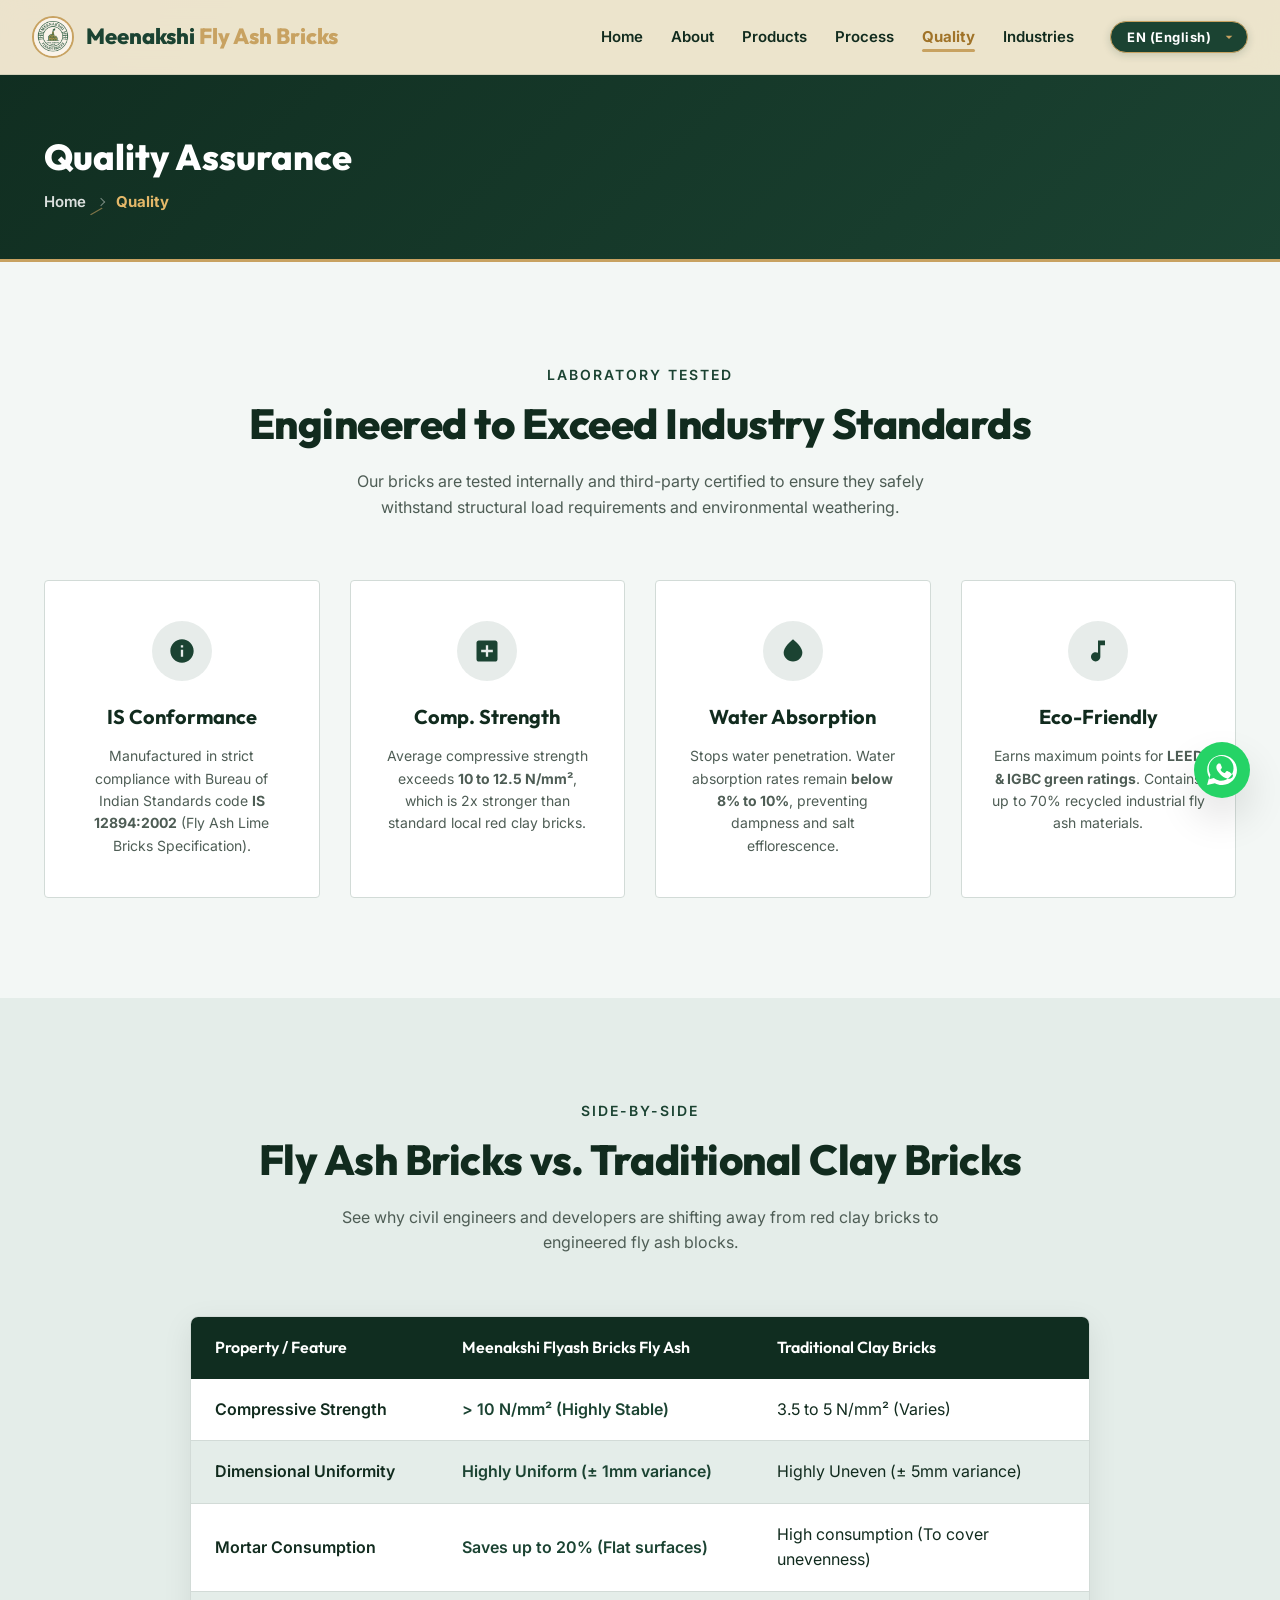
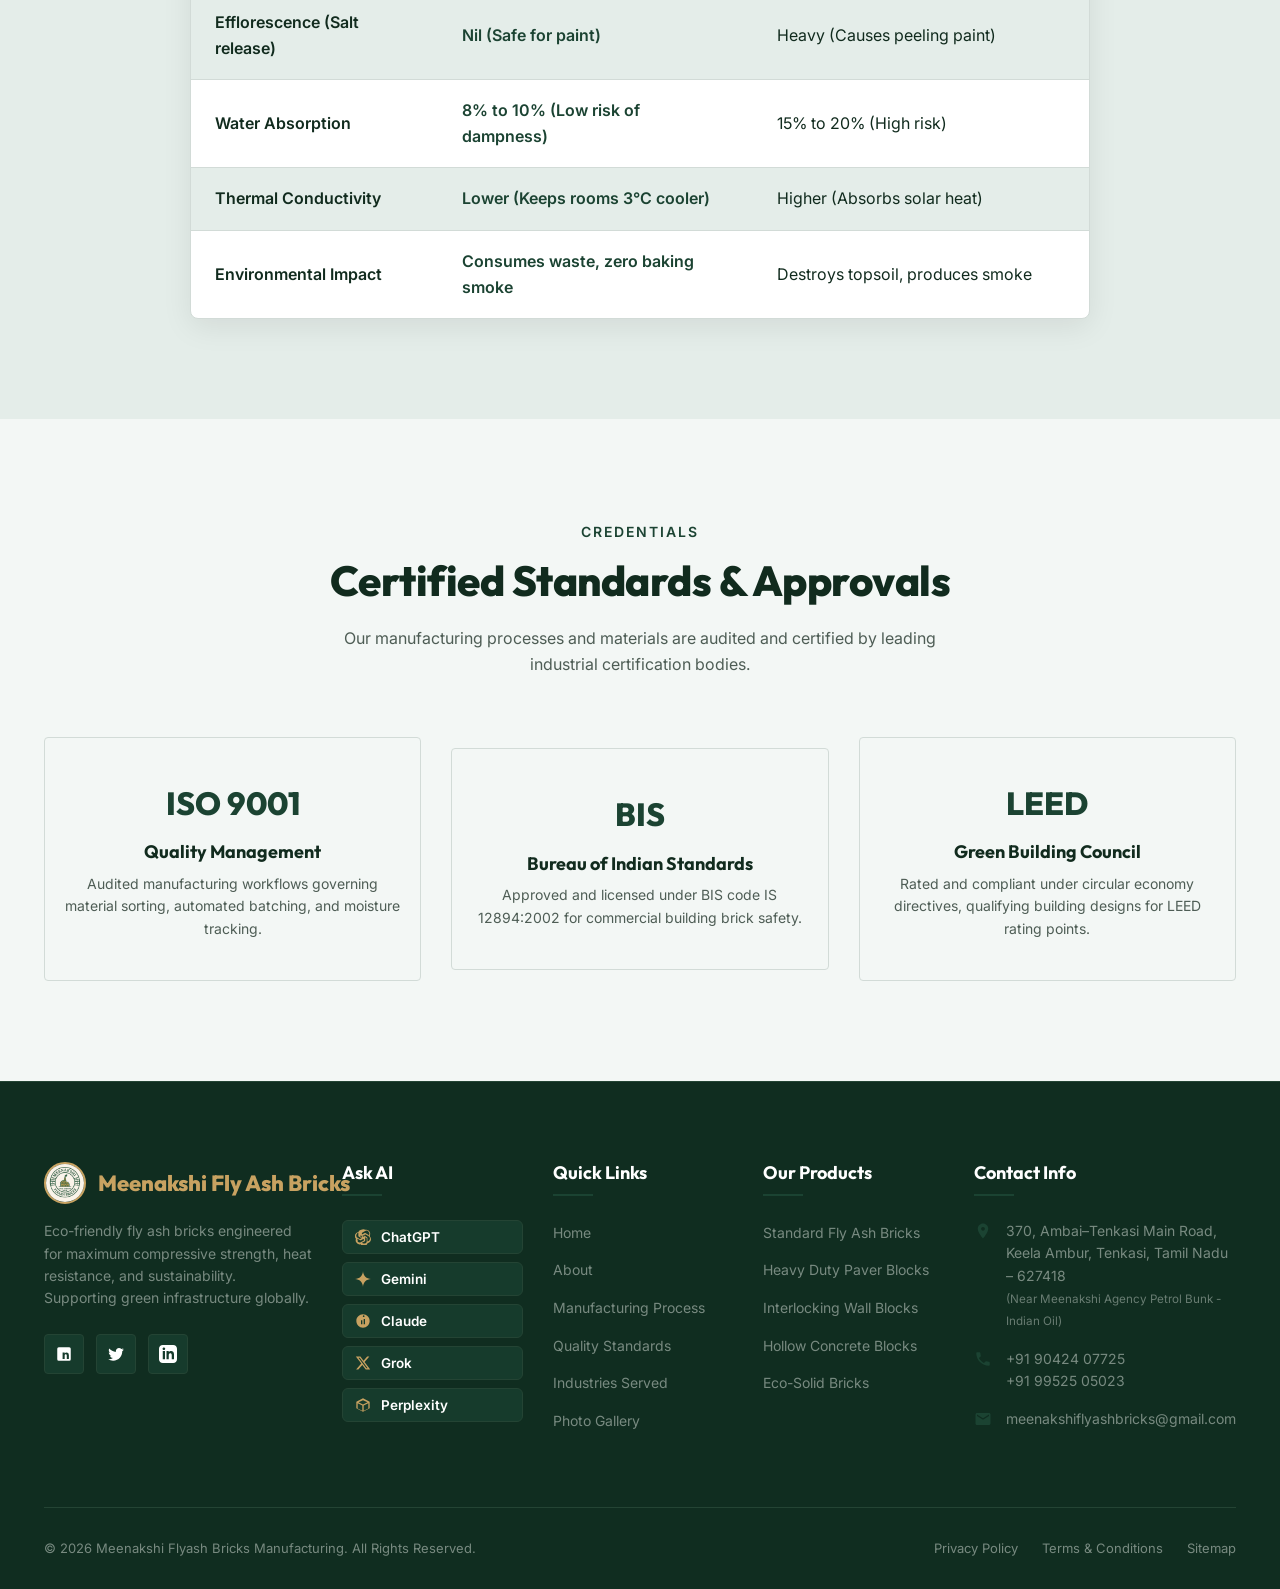
<file: quality.html>
<!DOCTYPE html>
<html lang="en">

<head>
  <meta charset="UTF-8">
  <meta name="viewport" content="width=device-width, initial-scale=1.0">
  <meta name="description"
    content="Discover Meenakshi Flyash Bricks quality standards. Our fly ash bricks conform to IS 12894:2002, offering high compression strength and low water absorption.">
  <title>Quality Standards &amp; Certifications | Meenakshi Flyash Bricks</title>
  <link rel="canonical" href="https://meenatchi-dev.github.io/fly-ash-bricks/quality.html">
  <meta property="og:title" content="Quality Standards &amp; Certifications | Meenakshi Flyash Bricks">
  <meta property="og:description" content="Discover Meenakshi Flyash Bricks quality standards. Our fly ash bricks conform to IS 12894:2002, offering high compression strength and low water absorption.">
  <meta property="og:image" content="https://meenatchi-dev.github.io/fly-ash-bricks/images/logo.jpg">
  <meta property="og:url" content="https://meenatchi-dev.github.io/fly-ash-bricks/quality.html">
  <meta property="og:type" content="website">
  <meta property="og:site_name" content="Meenakshi Fly Bricks">
  <meta name="twitter:card" content="summary_large_image">
  <meta name="twitter:title" content="Quality Standards &amp; Certifications | Meenakshi Flyash Bricks">
  <meta name="twitter:description" content="Discover Meenakshi Flyash Bricks quality standards. Our fly ash bricks conform to IS 12894:2002, offering high compression strength and low water absorption.">
  <meta name="twitter:image" content="https://meenatchi-dev.github.io/fly-ash-bricks/images/logo.jpg">
  <link rel="stylesheet" href="css/style.css?v=1.1.7">
  <script src="js/main.js" defer></script>
  <script src="js/components.js" defer></script>
  <script src="js/i18n.js" defer></script>
  <link rel="icon" type="image/jpeg" href="images/logo.jpg">
  <!-- Google tag (gtag.js) -->
  <script async src="https://www.googletagmanager.com/gtag/js?id=G-YNGQ56Z6T2"></script>
  <script>
    window.dataLayer = window.dataLayer || [];
    function gtag() { dataLayer.push(arguments); }
    gtag('js', new Date());

    gtag('config', 'G-YNGQ56Z6T2');
  </script>
</head>

<body>

  <!-- Sticky Navbar -->
  <header class="navbar" data-component="header">
    <div class="nav-overlay"></div>
    <div class="container navbar-container">
      <a href="index.html" class="logo">
        <img src="images/logo.jpg" alt="Meenakshi Fly Ash Bricks Logo" class="brand-logo-img">
        <span><span data-i18n="nav.brand_name">Meenakshi</span> <span class="logo-orange" data-i18n="nav.brand_suffix">Fly Ash Bricks</span></span>
      </a>
      <ul class="nav-links">
        <li><a href="index.html" data-i18n="nav.home">Home</a></li>
        <li><a href="about.html" data-i18n="nav.about">About</a></li>
        <li><a href="products.html" data-i18n="nav.products">Products</a></li>
        <li><a href="process.html" data-i18n="nav.process">Process</a></li>
        <li><a href="quality.html" data-i18n="nav.quality">Quality</a></li>
        <li><a href="industries.html" data-i18n="nav.industries">Industries</a></li>
        <li class="lang-selector-li">
          <div class="lang-selector">
            <select class="lang-select" aria-label="Select Language">
              <option value="en">EN (English)</option>
              <option value="ta">TA (தமிழ்)</option>
              <option value="hi">HI (हिंदी)</option>
              <option value="ml">ML (മലയാളം)</option>
              <option value="te">TE (తెలుగు)</option>
              <option value="kn">KN (ಕನ್ನಡ)</option>
            </select>
          </div>
        </li>
      </ul>

      <button class="menu-toggle" aria-label="Toggle Menu">
        <span></span>
        <span></span>
        <span></span>
      </button>
    </div>
  </header>

  <!-- Breadcrumbs -->
  <section class="breadcrumbs">
    <div class="container">
      <h1>Quality Assurance</h1>
      <ul class="breadcrumbs-list">
        <li><a href="index.html">Home</a></li>
        <li class="breadcrumbs-separator"></li>
        <li class="breadcrumbs-current">Quality</li>
      </ul>
    </div>
  </section>

  <!-- Quality Parameters -->
  <section class="section">
    <div class="container">
      <div class="section-title-wrapper text-center reveal">
        <span class="section-subtitle">Laboratory Tested</span>
        <h2 class="section-title">Engineered to Exceed Industry Standards</h2>
        <p class="section-desc">Our bricks are tested internally and third-party certified to ensure they safely
          withstand structural load requirements and environmental weathering.</p>
      </div>

      <div class="quality-grid">
        <!-- Param 1 -->
        <div class="quality-card reveal">
          <div class="quality-icon">
            <svg viewBox="0 0 24 24">
              <path
                d="M12 2C6.48 2 2 6.48 2 12s4.48 10 10 10 10-4.48 10-10S17.52 2 12 2zm1 15h-2v-6h2v6zm0-8h-2V7h2v2z" />
            </svg>
          </div>
          <h3>IS Conformance</h3>
          <p>Manufactured in strict compliance with Bureau of Indian Standards code <strong>IS 12894:2002</strong> (Fly
            Ash Lime Bricks Specification).</p>
        </div>

        <!-- Param 2 -->
        <div class="quality-card reveal" style="transition-delay: 0.1s;">
          <div class="quality-icon">
            <svg viewBox="0 0 24 24">
              <path
                d="M19 3H5c-1.1 0-2 .9-2 2v14c0 1.1.9 2 2 2h14c1.1 0 2-.9 2-2V5c0-1.1-.9-2-2-2zm-2 10h-4v4h-2v-4H7v-2h4V7h2v4h4v2z" />
            </svg>
          </div>
          <h3>Comp. Strength</h3>
          <p>Average compressive strength exceeds <strong>10 to 12.5 N/mm²</strong>, which is 2x stronger than standard
            local red clay bricks.</p>
        </div>

        <!-- Param 3 -->
        <div class="quality-card reveal" style="transition-delay: 0.2s;">
          <div class="quality-icon">
            <svg viewBox="0 0 24 24">
              <path d="M12 2c-5.33 4.55-8 8.4-8 11.5C4 17.5 7.5 21 12 21s8-3.5 8-7.5C20 10.4 17.33 6.55 12 2z" />
            </svg>
          </div>
          <h3>Water Absorption</h3>
          <p>Stops water penetration. Water absorption rates remain <strong>below 8% to 10%</strong>, preventing
            dampness and salt efflorescence.</p>
        </div>

        <!-- Param 4 -->
        <div class="quality-card reveal" style="transition-delay: 0.3s;">
          <div class="quality-icon">
            <svg viewBox="0 0 24 24">
              <path d="M12 3v10.55c-.59-.34-1.27-.55-2-.55-2.21 0-4 1.79-4 4s1.79 4 4 4 4-1.79 4-4V7h4V3h-6z" />
            </svg>
          </div>
          <h3>Eco-Friendly</h3>
          <p>Earns maximum points for <strong>LEED &amp; IGBC green ratings</strong>. Contains up to 70% recycled
            industrial fly ash materials.</p>
        </div>
      </div>
    </div>
  </section>

  <!-- Technical Comparison -->
  <section class="section section-light">
    <div class="container">
      <div class="section-title-wrapper text-center reveal">
        <span class="section-subtitle">Side-by-Side</span>
        <h2 class="section-title">Fly Ash Bricks vs. Traditional Clay Bricks</h2>
        <p class="section-desc">See why civil engineers and developers are shifting away from red clay bricks to
          engineered fly ash blocks.</p>
      </div>

      <div class="comparison-wrapper reveal">
        <table class="comparison-table">
          <thead>
            <tr>
              <th>Property / Feature</th>
              <th>Meenakshi Flyash Bricks Fly Ash</th>
              <th>Traditional Clay Bricks</th>
            </tr>
          </thead>
          <tbody>
            <tr>
              <td>Compressive Strength</td>
              <td class="highlight">&gt; 10 N/mm² (Highly Stable)</td>
              <td>3.5 to 5 N/mm² (Varies)</td>
            </tr>
            <tr>
              <td>Dimensional Uniformity</td>
              <td class="highlight">Highly Uniform (&plusmn; 1mm variance)</td>
              <td>Highly Uneven (&plusmn; 5mm variance)</td>
            </tr>
            <tr>
              <td>Mortar Consumption</td>
              <td class="highlight">Saves up to 20% (Flat surfaces)</td>
              <td>High consumption (To cover unevenness)</td>
            </tr>
            <tr>
              <td>Efflorescence (Salt release)</td>
              <td class="highlight">Nil (Safe for paint)</td>
              <td>Heavy (Causes peeling paint)</td>
            </tr>
            <tr>
              <td>Water Absorption</td>
              <td class="highlight">8% to 10% (Low risk of dampness)</td>
              <td>15% to 20% (High risk)</td>
            </tr>
            <tr>
              <td>Thermal Conductivity</td>
              <td class="highlight">Lower (Keeps rooms 3&deg;C cooler)</td>
              <td>Higher (Absorbs solar heat)</td>
            </tr>
            <tr>
              <td>Environmental Impact</td>
              <td class="highlight">Consumes waste, zero baking smoke</td>
              <td>Destroys topsoil, produces smoke</td>
            </tr>
          </tbody>
        </table>
      </div>
    </div>
  </section>

  <!-- Certifications Section -->
  <section class="section">
    <div class="container">
      <div class="section-title-wrapper text-center reveal">
        <span class="section-subtitle">Credentials</span>
        <h2 class="section-title">Certified Standards &amp; Approvals</h2>
        <p class="section-desc">Our manufacturing processes and materials are audited and certified by leading
          industrial certification bodies.</p>
      </div>

      <div class="about-grid" style="grid-template-columns: repeat(3, 1fr); text-align: center; gap: 30px;">
        <div class="reveal"
          style="background: var(--white); padding: 40px 20px; border: 1px solid var(--border-light); border-radius: 4px;">
          <div
            style="font-family: var(--font-headings); font-size: 32px; font-weight: 800; color: var(--primary); margin-bottom: 12px;">
            ISO 9001</div>
          <h3 style="font-size: 18px; margin-bottom: 10px;">Quality Management</h3>
          <p style="color: var(--text-muted-dark); font-size: 14px;">Audited manufacturing workflows governing material
            sorting, automated batching, and moisture tracking.</p>
        </div>
        <div class="reveal"
          style="background: var(--white); padding: 40px 20px; border: 1px solid var(--border-light); border-radius: 4px; transition-delay: 0.1s;">
          <div
            style="font-family: var(--font-headings); font-size: 32px; font-weight: 800; color: var(--primary); margin-bottom: 12px;">
            BIS</div>
          <h3 style="font-size: 18px; margin-bottom: 10px;">Bureau of Indian Standards</h3>
          <p style="color: var(--text-muted-dark); font-size: 14px;">Approved and licensed under BIS code IS 12894:2002
            for commercial building brick safety.</p>
        </div>
        <div class="reveal"
          style="background: var(--white); padding: 40px 20px; border: 1px solid var(--border-light); border-radius: 4px; transition-delay: 0.2s;">
          <div
            style="font-family: var(--font-headings); font-size: 32px; font-weight: 800; color: var(--primary); margin-bottom: 12px;">
            LEED</div>
          <h3 style="font-size: 18px; margin-bottom: 10px;">Green Building Council</h3>
          <p style="color: var(--text-muted-dark); font-size: 14px;">Rated and compliant under circular economy
            directives, qualifying building designs for LEED rating points.</p>
        </div>
      </div>
    </div>
  </section>

  <!-- Footer -->
  <footer class="footer" data-component="footer">
    <div class="container">
      <div class="footer-grid">
        <div class="footer-col footer-about">
          <a href="index.html" class="logo">
            <img src="images/logo.jpg" alt="Meenakshi Fly Ash Bricks Logo" class="brand-logo-img">
            <span><span class="logo-gold" data-i18n="nav.brand_name">Meenakshi</span> <span class="logo-orange" data-i18n="nav.brand_suffix">Fly Ash Bricks</span></span>
          </a>
          <p data-i18n="footer.about_text">Eco-friendly fly ash bricks engineered for maximum compressive strength, heat resistance, and sustainability. Supporting green infrastructure globally.</p>
          <div class="social-links">
            <a href="#" class="social-btn" aria-label="Facebook"><svg viewBox="0 0 24 24"><path d="M19 3a2 2 0 0 1 2 2v14a2 2 0 0 1-2 2H5a2 2 0 0 1-2-2V5a2 2 0 0 1 2-2h14m-.5 15.5v-5.3a3.26 3.26 0 0 0-3.26-3.26c-.85 0-1.84.52-2.32 1.3v-1.11h-2.79v8.37h2.79v-4.93c0-.77.62-1.4 1.39-1.4a1.4 1.4 0 0 1 1.4 1.4v4.93h2.79z" /></svg></a>
            <a href="#" class="social-btn" aria-label="Twitter"><svg viewBox="0 0 24 24"><path d="M22.46 6c-.77.35-1.6.58-2.46.69.88-.53 1.56-1.37 1.88-2.38-.83.5-1.75.85-2.72 1.05C18.37 4.5 17.26 4 16 4c-2.35 0-4.27 1.92-4.27 4.29 0 .34.04.67.11.98C8.28 9.09 5.11 7.38 3 4.79c-.37.63-.58 1.37-.58 2.15 0 1.49.75 2.81 1.91 3.56-.71 0-1.37-.2-1.95-.5v.03c0 2.08 1.48 3.82 3.44 4.21a4.22 4.22 0 0 1-1.93.07 4.28 4.28 0 0 0 4 2.98 8.52 8.52 0 0 1-5.3 1.83c-.35 0-.69-.02-1.02-.06C3.44 20.29 5.7 21 8.12 21 16 21 20.33 14.46 20.33 8.79c0-.19 0-.37-.01-.56.84-.6 1.56-1.36 2.14-2.23z" /></svg></a>
            <a href="#" class="social-btn" aria-label="LinkedIn"><svg viewBox="0 0 24 24"><path d="M19 0h-14c-2.761 0-5 2.239-5 5v14c0 2.761 2.239 5 5 5h14c2.762 0 5-2.239 5-5v-14c0-2.761-2.238-5-5-5zm-11 19h-3v-11h3v11zm-1.5-12.268c-.966 0-1.75-.779-1.75-1.75s.784-1.75 1.75-1.75 1.75.779 1.75 1.75-.784 1.75-1.75 1.75zm13.5 12.268h-3v-5.604c0-3.368-4-3.113-4 0v5.604h-3v-11h3v1.765c1.396-2.586 7-2.777 7 2.476v6.759z" /></svg></a>
          </div>
        </div>
        <div class="footer-col">
          <h3 data-i18n="footer.ask_ai">Ask AI</h3>
          <div class="ai-buttons">
            <button onclick="askAI('chatgpt')" class="ai-btn" aria-label="Ask ChatGPT">
              <svg viewBox="0 0 24 24" width="16" height="16" fill="currentColor"><path d="M22.28 9.37a6 6 0 0 0-.3-5.26 6.08 6.08 0 0 0-6.49-3A6 6 0 0 0 10.63.76a6.08 6.08 0 0 0-5.7 3.91 6 6 0 0 0-4.22 3 6.08 6.08 0 0 0 .78 7.07 6 6 0 0 0 .3 5.26 6.08 6.08 0 0 0 6.49 3 6 6 0 0 0 4.86 2.36 6.08 6.08 0 0 0 5.7-3.91 6 6 0 0 0 4.22-3 6.08 6.08 0 0 0-.78-7.07zm-9.35 12.35a4.26 4.26 0 0 1-2.61-.91l.14-.08 4.34-2.5a.89.89 0 0 0 .45-.78v-4.9l1.88 1.09a.86.86 0 0 1 .45.75v5.07a4.29 4.29 0 0 1-4.65 2.26zm-8.81-4.6a4.28 4.28 0 0 1-.5-2.73l.14.09 4.34 2.5a.9.9 0 0 0 .9 0l4.25-2.45v2.18a.87.87 0 0 1-.44.76l-4.39 2.53a4.29 4.29 0 0 1-4.3-.88zm-1.2-9.93a4.27 4.27 0 0 1 2.11-1.82l-.01.16v5.01a.88.88 0 0 0 .45.77l4.24 2.45-1.88 1.08a.88.88 0 0 1-.89 0L2.7 12.31a4.28 4.28 0 0 1 .22-5.12zm14.62 4.67l-4.25-2.45 1.88-1.08a.88.88 0 0 1 .89 0l4.39 2.53a4.28 4.28 0 0 1-1.83 7.84v-5.07a.88.88 0 0 0-.45-.77zm2.46-3.32l-.14-.09-4.34-2.5a.9.9 0 0 0-.9 0l-4.25 2.45V6.27a.87.87 0 0 1 .44-.76l4.39-2.53a4.29 4.29 0 0 1 4.8 7.02zM10.15 13l-1.88-1.08v-2.45l1.88 1.09v2.44zm1.7 1l1.88 1.08v-2.44L11.85 14zm.85-2.44L10.82 10.5 12.7 9.42l1.88 1.08-1.88 1.06z"/></svg>
              <span>ChatGPT</span>
            </button>
            <button onclick="askAI('gemini')" class="ai-btn" aria-label="Ask Gemini">
              <svg viewBox="0 0 24 24" width="16" height="16" fill="currentColor"><path d="M12 24c0-6.627-5.373-12-12-12 6.627 0 12-5.373 12-12 0 6.627 5.373 12 12 12-6.627 0-12 5.373-12 12z"/></svg>
              <span>Gemini</span>
            </button>
            <button onclick="askAI('claude')" class="ai-btn" aria-label="Ask Claude">
              <svg viewBox="0 0 24 24" width="16" height="16" fill="currentColor"><path d="M12 2C6.48 2 2 6.48 2 12s4.48 10 10 10 10-4.48 10-10S17.52 2 12 2zm-1 15h-2v-6h2v6zm4 0h-2v-8h2v8zm-2-11a1.25 1.25 0 1 1 0-2.5 1.25 1.25 0 0 1 0 2.5z"/></svg>
              <span>Claude</span>
            </button>
            <button onclick="askAI('grok')" class="ai-btn" aria-label="Ask Grok">
              <svg viewBox="0 0 24 24" width="16" height="16" fill="currentColor"><path d="M18.244 2.25h3.308l-7.227 8.26 8.502 11.24H16.17l-5.214-6.817L4.99 21.75H1.68l7.73-8.835L1.254 2.25H8.08l4.713 6.231zm-1.161 17.52h1.833L7.084 4.126H5.117z"/></svg>
              <span>Grok</span>
            </button>
            <button onclick="askAI('perplexity')" class="ai-btn" aria-label="Ask Perplexity">
              <svg viewBox="0 0 24 24" width="16" height="16" fill="currentColor"><path d="M12 2L2 7v10l10 5 10-5V7L12 2zm0 2.8L18.8 8 12 11.2 5.2 8 12 4.8zM4 9.4l7 3.3v7.9l-7-3.5V9.4zm16 7.7l-7 3.5v-7.9l7-3.3v7.7z"/></svg>
              <span>Perplexity</span>
            </button>
          </div>
        </div>
        <div class="footer-col">
          <h3 data-i18n="footer.quick_links">Quick Links</h3>
          <ul class="footer-links">
            <li><a href="index.html" data-i18n="nav.home">Home</a></li>
            <li><a href="about.html" data-i18n="nav.about">About Us</a></li>
            <li><a href="process.html" data-i18n="footer.manufacturing_process">Manufacturing Process</a></li>
            <li><a href="quality.html" data-i18n="footer.quality_standards">Quality Standards</a></li>
            <li><a href="industries.html" data-i18n="footer.industries_served">Industries Served</a></li>
            <li><a href="gallery.html" data-i18n="footer.photo_gallery">Photo Gallery</a></li>
          </ul>
        </div>
        <div class="footer-col">
          <h3 data-i18n="footer.our_products">Our Products</h3>
          <ul class="footer-links">
            <li><a href="products.html" data-i18n="footer.standard_fly_ash">Standard Fly Ash Bricks</a></li>
            <li><a href="products.html" data-i18n="footer.heavy_duty_pavers">Heavy Duty Paver Blocks</a></li>
            <li><a href="products.html" data-i18n="footer.interlocking_blocks">Interlocking Wall Blocks</a></li>
            <li><a href="products.html" data-i18n="footer.hollow_blocks">Hollow Concrete Blocks</a></li>
            <li><a href="products.html" data-i18n="footer.eco_solid_bricks">Eco-Solid Bricks</a></li>
          </ul>
        </div>
        <div class="footer-col">
          <h3 data-i18n="footer.contact_info">Contact Info</h3>
          <div class="footer-contact-item">
            <svg viewBox="0 0 24 24"><path d="M12 2C8.13 2 5 5.13 5 9c0 5.25 7 13 7 13s7-7.75 7-13c0-3.87-3.13-7-7-7zm0 9.5c-1.38 0-2.5-1.12-2.5-2.5s1.12-2.5 2.5-2.5 2.5 1.12 2.5 2.5-1.12 2.5-2.5 2.5z" /></svg>
            <span><span data-i18n="footer.address">370, Ambai–Tenkasi Main Road, Keela Ambur, Tenkasi, Tamil Nadu – 627418</span><br><small style="opacity: 0.85;" data-i18n="footer.address_sub">(Near Meenakshi Agency Petrol Bunk - Indian Oil)</small></span>
          </div>
          <div class="footer-contact-item">
            <svg viewBox="0 0 24 24"><path d="M6.62 10.79c1.44 2.83 3.76 5.14 6.59 6.59l2.2-2.2c.27-.27.67-.36 1.02-.24 1.12.37 2.33.57 3.57.57.55 0 1 .45 1 1V20c0 .55-.45 1-1 1-9.39 0-17-7.61-17-17 0-.55.45-1 1-1h3.5c.55 0 1 .45 1 1 0 1.25.2 2.45.57 3.57.11.35.03.74-.25 1.02l-2.2 2.2z" /></svg>
            <span><a href="tel:+919042407725" style="color: inherit;">+91 90424 07725</a><br><a href="tel:+919952505023" style="color: inherit;">+91 99525 05023</a></span>
          </div>
          <div class="footer-contact-item">
            <svg viewBox="0 0 24 24"><path d="M20 4H4c-1.1 0-1.99.9-1.99 2L2 18c0 1.1.9 2 2 2h16c1.1 0 2-.9 2-2V6c0-1.1-.9-2-2-2zm0 4l-8 5-8-5V6l8 5 8-5v2z" /></svg>
            <span><a href="mailto:meenakshiflyashbricks@gmail.com" style="color: inherit;">meenakshiflyashbricks@gmail.com</a></span>
          </div>
        </div>
      </div>
      <div class="footer-bottom">
        <p data-i18n="footer.copyright">&copy; 2026 Meenakshi Flyash Bricks Manufacturing. All Rights Reserved.</p>
        <div class="footer-bottom-links">
          <a href="#" data-i18n="footer.privacy_policy">Privacy Policy</a>
          <a href="#" data-i18n="footer.terms_conditions">Terms &amp; Conditions</a>
          <a href="sitemap.xml" data-i18n="footer.sitemap">Sitemap</a>
        </div>
      </div>
    </div>
  </footer>

  <!-- Floating Actions -->
  <div class="floating-actions">
    <a href="https://wa.me/919042407725?text=Hello%20Meenakshi%20Flyash%20Bricks%2C%20I%20am%20interested%20in%20a%20price%20quote%20for%20fly%20ash%20bricks."
      class="float-btn float-whatsapp" target="_blank" rel="noopener" aria-label="Chat on WhatsApp">
      <svg viewBox="0 0 24 24">
        <path
          d="M.057 24l1.687-6.163c-1.041-1.804-1.588-3.849-1.587-5.946C.06 5.348 5.397.01 12.008.01c3.202.001 6.212 1.246 8.477 3.514 2.266 2.268 3.507 5.28 3.505 8.484-.004 6.657-5.34 11.997-11.953 11.997-2.005-.001-3.973-.502-5.724-1.455L0 24zm6.59-4.846c1.6.95 3.188 1.449 4.625 1.45 5.489.002 9.943-4.446 9.946-9.932.002-2.657-1.02-5.155-2.879-7.017C16.48 1.8 13.987.779 11.33.779c-5.485 0-9.94 4.45-9.942 9.934-.001 1.776.471 3.511 1.368 5.048l-.997 3.639 3.73-.977zm11.83-5.228c-.33-.165-1.951-.963-2.251-1.074-.3-.109-.518-.165-.736.165-.218.33-.843 1.074-1.034 1.293-.19.218-.381.245-.71.082-1.127-.565-1.971-.974-2.74-2.292-.204-.349-.074-.537.054-.698.115-.145.33-.382.495-.573.165-.19.22-.327.33-.545.109-.217.055-.408-.028-.572-.082-.165-.736-1.772-1.009-2.427-.266-.64-.539-.553-.736-.563-.19-.01-.408-.012-.626-.012-.218 0-.572.082-.871.408-.3.327-1.144 1.117-1.144 2.723 0 1.605 1.171 3.159 1.334 3.377.163.218 2.302 3.515 5.578 4.926.779.336 1.387.537 1.86.688.783.248 1.496.213 2.059.129.628-.094 1.951-.798 2.224-1.57.272-.772.272-1.434.19-1.57-.081-.136-.299-.218-.629-.382z" />
      </svg>
    </a>
    <div class="float-btn float-back-to-top" aria-label="Back to Top">
      <svg viewBox="0 0 24 24">
        <path d="M7.41 15.41L12 10.83l4.59 4.58L18 14l-6-6-6 6z" />
      </svg>
    </div>
  </div>

</body>

</html>
</file>
<file: css/style.css>
/* Meenakshi Fly Ash Bricks - Master Stylesheet (Version: 1.1.7) */
@import url('https://fonts.googleapis.com/css2?family=Inter:wght@300;400;500;600;700&family=Outfit:wght@300;400;500;600;700;800&display=swap');

:root {
  /* Color Tokens */
  --primary: #1b4332; /* Deep green from logo text */
  --primary-hover: #102d20;
  --primary-rgb: 27, 67, 50;
  --accent: #c8a261; /* Ochre Gold from logo bricks */
  --accent-hover: #b58f4e;
  --accent-rgb: 200, 162, 97;
  --dark-bg: #102d20; /* Deep green for dark sections */
  --dark-card: #163b2c;
  --dark-card-hover: #1e4d3a;
  --light-bg: #e4ede9; /* Soft Sage Green for light sections */
  --white: #f3f7f5; /* Light Sage Green for page background */
  --card-bg: #ffffff; /* Crisp white for cards and form containers */
  --text-dark: #112b1e; /* Dark green-black for high contrast */
  --text-light: #ffffff;
  --text-muted: #788a80;
  --text-muted-dark: #4e5d55;
  --border-light: #d2dbd7;
  --border-dark: #244434;
  --shadow-sm: 0 2px 4px rgba(0, 0, 0, 0.05);
  --shadow-md: 0 8px 30px rgba(0, 0, 0, 0.08);
  --shadow-lg: 0 20px 40px rgba(0, 0, 0, 0.12);
  
  /* Fonts */
  --font-headings: 'Outfit', sans-serif;
  --font-body: 'Inter', sans-serif;

  /* Transitions */
  --transition-fast: 0.2s cubic-bezier(0.4, 0, 0.2, 1);
  --transition-normal: 0.4s cubic-bezier(0.4, 0, 0.2, 1);
  --transition-slow: 0.6s cubic-bezier(0.4, 0, 0.2, 1);
}


/* Reset */
*, *::before, *::after {
  box-sizing: border-box;
  margin: 0;
  padding: 0;
}

html {
  scroll-behavior: smooth;
  font-size: 16px;
  -webkit-text-size-adjust: 100%;
  overflow-x: hidden;
  width: 100%;
  max-width: 100vw;
}

body {
  font-family: var(--font-body);
  background-color: var(--white);
  color: var(--text-dark);
  line-height: 1.6;
  overflow-x: hidden;
  width: 100%;
  max-width: 100vw;
  position: relative;
}

h1, h2, h3, h4, h5, h6 {
  font-family: var(--font-headings);
  font-weight: 700;
  line-height: 1.2;
}

a {
  text-decoration: none;
  color: inherit;
  transition: var(--transition-fast);
}

img {
  max-width: 100%;
  height: auto;
  display: block;
}

button, input, textarea, select {
  font-family: inherit;
  font-size: inherit;
  border: none;
  outline: none;
}

/* Layout Utilities */
.container {
  width: 100%;
  max-width: 1240px;
  margin: 0 auto;
  padding: 0 24px;
}

.section {
  padding: 100px 0;
  overflow-x: hidden;
  max-width: 100vw;
}

.section-dark {
  background-color: var(--dark-bg);
  color: var(--text-light);
}

.section-light {
  background-color: var(--light-bg);
}

.text-center { text-align: center; }
.text-primary { color: var(--primary); }

.section-title-wrapper {
  margin-bottom: 60px;
}

.section-subtitle {
  font-size: 14px;
  text-transform: uppercase;
  letter-spacing: 2px;
  color: var(--primary);
  font-weight: 600;
  margin-bottom: 12px;
  display: inline-block;
}

.section-title {
  font-size: 42px;
  font-weight: 800;
  letter-spacing: -0.5px;
}

.section-desc {
  max-width: 600px;
  margin: 20px auto 0;
  color: var(--text-muted-dark);
  font-size: 16px;
}

.section-dark .section-desc {
  color: var(--text-muted);
}

/* Scroll Animations */
.reveal {
  opacity: 0;
  transform: translateY(30px);
  transition: opacity var(--transition-slow), transform var(--transition-slow);
}

.reveal.active {
  opacity: 1;
  transform: translateY(0);
}

.reveal-left {
  opacity: 0;
  transform: translateX(-50px);
  transition: opacity var(--transition-slow), transform var(--transition-slow);
}

.reveal-left.active {
  opacity: 1;
  transform: translateX(0);
}

.reveal-right {
  opacity: 0;
  transform: translateX(50px);
  transition: opacity var(--transition-slow), transform var(--transition-slow);
}

.reveal-right.active {
  opacity: 1;
  transform: translateX(0);
}

/* Navbar */
/* Navbar Overlay Backdrop for Mobile */
.nav-overlay {
  position: fixed;
  inset: 0;
  background-color: rgba(17, 43, 30, 0.65);
  backdrop-filter: blur(6px);
  opacity: 0;
  pointer-events: none;
  transition: opacity var(--transition-normal);
  z-index: 998;
}

.nav-overlay.active {
  opacity: 1;
  pointer-events: all;
}

/* Header Navbar */
.navbar {
  position: fixed;
  top: 0;
  left: 0;
  width: 100%;
  z-index: 1000;
  transition: var(--transition-normal);
  padding: 16px 0;
  background-color: rgba(250, 240, 215, 0.94);
  backdrop-filter: blur(12px);
  border-bottom: 1px solid rgba(27, 67, 50, 0.12);
}

.navbar.scrolled {
  background-color: rgba(255, 255, 255, 0.98);
  box-shadow: 0 4px 20px rgba(0, 0, 0, 0.08);
  padding: 12px 0;
  border-bottom: 1px solid var(--border-light);
}

.navbar .navbar-container {
  width: 100%;
  max-width: 100%;
  padding: 0 32px;
  display: flex;
  justify-content: space-between;
  align-items: center;
}

.logo {
  display: flex;
  align-items: center;
  gap: 12px;
  font-family: var(--font-headings);
  font-size: 22px;
  font-weight: 800;
  color: var(--primary);
  white-space: nowrap;
}

.logo-orange {
  color: var(--accent);
}

.logo svg {
  width: 32px;
  height: 32px;
}

.logo img, .brand-logo-img {
  width: 42px;
  height: 42px;
  border-radius: 50%;
  object-fit: cover;
  flex-shrink: 0;
  border: 2px solid var(--accent);
}

.nav-links {
  display: flex;
  align-items: center;
  gap: 28px;
  list-style: none;
}

.nav-links a {
  font-size: 15px;
  font-weight: 600;
  color: var(--text-dark);
  position: relative;
  padding: 6px 0;
  transition: var(--transition-fast);
}

.nav-links a::after {
  content: '';
  position: absolute;
  bottom: 0;
  left: 0;
  width: 0;
  height: 2.5px;
  background-color: var(--accent);
  border-radius: 2px;
  transition: var(--transition-fast);
}

.nav-links a:hover {
  color: #b58530;
}

.nav-links a.active {
  color: #a07328 !important; /* Distinct Rich Gold for active page link */
  font-weight: 700;
}

.nav-links a:hover::after,
.nav-links a.active::after {
  width: 100%;
  height: 3px;
  background-color: var(--accent);
}

.nav-ctas {
  display: flex;
  align-items: center;
  gap: 16px;
}

/* Stylish Language Dropdown Pill */
.lang-selector {
  display: inline-flex;
  align-items: center;
  margin-left: 8px;
}

.lang-select {
  background-color: var(--primary);
  color: #ffffff;
  border: 1.5px solid var(--accent);
  border-radius: 20px;
  padding: 7px 16px;
  font-size: 13px;
  font-weight: 700;
  letter-spacing: 0.5px;
  cursor: pointer;
  outline: none;
  transition: var(--transition-fast);
  appearance: none;
  -webkit-appearance: none;
  -moz-appearance: none;
  background-image: url("data:image/svg+xml;charset=UTF-8,%3csvg xmlns='http://www.w3.org/2000/svg' viewBox='0 0 24 24' fill='%23c8a261'%3e%3cpath d='M7 10l5 5 5-5z'/%3e%3c/svg%3e");
  background-repeat: no-repeat;
  background-position: right 10px center;
  background-size: 16px;
  padding-right: 30px;
  box-shadow: 0 2px 8px rgba(27, 67, 50, 0.2);
}

.lang-select:hover,
.lang-select:focus {
  background-color: var(--primary-hover);
  border-color: #ffffff;
  transform: translateY(-1px);
  box-shadow: 0 4px 12px rgba(200, 162, 97, 0.35);
}

.lang-select option {
  background-color: var(--dark-bg);
  color: #ffffff;
  font-weight: 500;
  padding: 10px;
}

/* Menu Toggle Button */
.menu-toggle {
  display: none;
  flex-direction: column;
  justify-content: space-between;
  width: 30px;
  height: 20px;
  background: transparent;
  cursor: pointer;
  z-index: 1001;
}

.menu-toggle span {
  display: block;
  height: 2px;
  width: 100%;
  background-color: var(--text-light);
  border-radius: 2px;
  transition: var(--transition-fast);
}

/* Button UI */
.btn {
  display: inline-flex;
  align-items: center;
  justify-content: center;
  font-family: var(--font-headings);
  font-size: 15px;
  font-weight: 600;
  padding: 12px 28px;
  border-radius: 4px;
  cursor: pointer;
  transition: var(--transition-normal);
  gap: 8px;
}

.btn-primary {
  background-color: var(--primary);
  color: var(--white);
}

.btn-primary:hover {
  background-color: var(--primary-hover);
  box-shadow: 0 0 20px rgba(255, 111, 0, 0.4);
  transform: translateY(-2px);
}

.btn-outline {
  border: 2px solid rgba(255, 255, 255, 0.2);
  color: var(--text-light);
  background: transparent;
}

.btn-outline:hover {
  border-color: var(--primary);
  background-color: var(--primary);
  transform: translateY(-2px);
}

.btn-secondary {
  border: 2px solid var(--border-light);
  color: var(--text-dark);
  background: transparent;
}

.btn-secondary:hover {
  border-color: var(--primary);
  color: var(--primary);
  transform: translateY(-2px);
}

.btn-sm {
  padding: 8px 18px;
  font-size: 13px;
}

/* Hero Section */
.hero {
  position: relative;
  min-height: 100vh;
  display: flex;
  align-items: center;
  background-color: var(--dark-bg);
  color: var(--text-light);
  padding-top: 100px;
  overflow: hidden;
  width: 100%;
  max-width: 100vw;
}

.hero-bg {
  position: absolute;
  top: 0;
  left: 0;
  width: 100%;
  height: 100%;
  z-index: 1;
}

.hero-bg::after {
  content: '';
  position: absolute;
  top: 0;
  left: 0;
  width: 100%;
  height: 100%;
  background: linear-gradient(135deg, rgba(17,17,18,0.95) 0%, rgba(17,17,18,0.7) 50%, rgba(17,17,18,0.9) 100%);
}

.hero-bg img {
  width: 100%;
  height: 100%;
  object-fit: cover;
  opacity: 0.4;
}

.hero .container {
  position: relative;
  z-index: 2;
  display: grid;
  grid-template-columns: 1.2fr 0.8fr;
  align-items: center;
  gap: 40px;
}

.hero-content {
  max-width: 700px;
}

.hero-tag {
  background-color: rgba(255, 111, 0, 0.15);
  border: 1px solid rgba(255, 111, 0, 0.3);
  color: var(--primary);
  font-size: 13px;
  text-transform: uppercase;
  letter-spacing: 2px;
  font-weight: 600;
  padding: 6px 16px;
  border-radius: 30px;
  display: inline-flex;
  margin-bottom: 24px;
}

.hero-title {
  font-size: 54px;
  line-height: 1.1;
  font-weight: 800;
  margin-bottom: 24px;
  letter-spacing: -1.5px;
}

.hero-desc {
  font-size: 18px;
  color: var(--text-muted);
  margin-bottom: 40px;
  max-width: 600px;
}

.hero-actions {
  display: flex;
  gap: 16px;
}

/* Stats Widget on Hero/Home */
.stats-banner {
  background: linear-gradient(90deg, var(--dark-card) 0%, #123324 100%);
  border-top: 1px solid var(--border-dark);
  border-bottom: 1px solid var(--border-dark);
  padding: 40px 0;
}

.stats-grid {
  display: grid;
  grid-template-columns: repeat(4, 1fr);
  gap: 30px;
  text-align: center;
}

.stat-item {
  border-right: 1px solid var(--border-dark);
}

.stat-item:last-child {
  border-right: none;
}

.stat-number {
  font-family: var(--font-headings);
  font-size: 48px;
  font-weight: 800;
  color: var(--primary);
  line-height: 1;
  margin-bottom: 8px;
}

.stat-label {
  font-size: 14px;
  color: var(--text-muted);
  text-transform: uppercase;
  letter-spacing: 1px;
}

/* About - home preview / main Page */
.about-grid {
  display: grid;
  grid-template-columns: 1fr 1fr;
  gap: 60px;
  align-items: center;
}

.about-img-wrapper {
  position: relative;
}

.about-img-wrapper::before {
  content: '';
  position: absolute;
  width: 100%;
  height: 100%;
  border: 4px solid var(--primary);
  top: 20px;
  left: 20px;
  z-index: 1;
  border-radius: 4px;
}

.about-img {
  position: relative;
  z-index: 2;
  border-radius: 4px;
  box-shadow: var(--shadow-lg);
  overflow: hidden;
}

.about-img img {
  width: 100%;
  object-fit: cover;
  transition: var(--transition-slow);
}

.about-img-wrapper:hover .about-img img {
  transform: scale(1.05);
}

.about-badge {
  position: absolute;
  bottom: -30px;
  right: -30px;
  background-color: var(--primary);
  color: var(--white); /* green text inside gold badge */
  padding: 30px;
  border-radius: 4px;
  z-index: 3;
  box-shadow: var(--shadow-lg);
  text-align: center;
}

.about-badge .years {
  font-size: 40px;
  font-weight: 800;
  display: block;
  line-height: 1;
}

.about-badge .text {
  font-size: 12px;
  text-transform: uppercase;
  letter-spacing: 1px;
  font-weight: 600;
}

.about-content h3 {
  font-size: 32px;
  margin-bottom: 24px;
}

.about-text {
  color: var(--text-muted-dark);
  margin-bottom: 30px;
}

.features-list {
  list-style: none;
  display: grid;
  grid-template-columns: 1fr 1fr;
  gap: 20px;
  margin-bottom: 40px;
}

.feature-list-item {
  display: flex;
  align-items: center;
  gap: 12px;
  font-weight: 500;
}

.feature-list-item svg {
  width: 20px;
  height: 20px;
  fill: var(--primary);
  flex-shrink: 0;
}

/* Core Values cards (About page) */
.values-grid {
  display: grid;
  grid-template-columns: repeat(3, 1fr);
  gap: 30px;
  margin-top: 50px;
}

.value-card {
  background-color: var(--light-bg);
  padding: 40px;
  border-radius: 4px;
  border-top: 4px solid var(--border-light);
  transition: var(--transition-normal);
}

.value-card:hover {
  transform: translateY(-5px);
  border-color: var(--primary);
  box-shadow: var(--shadow-md);
  background-color: var(--card-bg);
}

.value-icon {
  width: 50px;
  height: 50px;
  background-color: rgba(255, 111, 0, 0.1);
  border-radius: 4px;
  display: flex;
  align-items: center;
  justify-content: center;
  margin-bottom: 24px;
}

.value-icon svg {
  width: 26px;
  height: 26px;
  fill: var(--primary);
}

.value-card h4 {
  font-size: 20px;
  margin-bottom: 16px;
}

.value-card p {
  color: var(--text-muted-dark);
  font-size: 15px;
}

/* Product Cards */
.products-grid {
  display: grid;
  grid-template-columns: repeat(3, 1fr);
  gap: 30px;
}

.product-card {
  background-color: var(--card-bg);
  border: 1px solid var(--border-light);
  border-radius: 4px;
  overflow: hidden;
  transition: var(--transition-normal);
  display: flex;
  flex-direction: column;
}

.product-card:hover {
  transform: translateY(-8px);
  box-shadow: var(--shadow-lg);
  border-color: rgba(255, 111, 0, 0.2);
}

.product-image {
  height: 240px;
  overflow: hidden;
  position: relative;
  background-color: var(--light-bg);
}

.product-image img {
  width: 100%;
  height: 100%;
  object-fit: cover;
  transition: var(--transition-slow);
}

.product-card:hover .product-image img {
  transform: scale(1.08);
}

.product-info {
  padding: 30px;
  display: flex;
  flex-direction: column;
  flex-grow: 1;
}

.product-title {
  font-size: 22px;
  font-weight: 700;
  margin-bottom: 12px;
}

.product-desc {
  color: var(--text-muted-dark);
  font-size: 14px;
  margin-bottom: 24px;
  flex-grow: 1;
}

.product-specs {
  display: flex;
  flex-direction: column;
  gap: 12px;
  border-top: 1px solid var(--border-light);
  border-bottom: 1px solid var(--border-light);
  padding: 20px 0;
  margin-bottom: 24px;
}

.spec-line {
  display: flex;
  justify-content: space-between;
  font-size: 14px;
}

.spec-name {
  color: var(--text-muted-dark);
  font-weight: 500;
}

.spec-val {
  font-weight: 600;
  color: var(--text-dark);
}

.product-actions {
  display: flex;
  gap: 12px;
}

.product-actions .btn {
  flex: 1;
}

/* Timeline / Manufacturing Process */
.timeline {
  position: relative;
  max-width: 1000px;
  margin: 0 auto;
}

.timeline::after {
  content: '';
  position: absolute;
  width: 4px;
  background-color: var(--border-light);
  top: 0;
  bottom: 0;
  left: 50%;
  transform: translateX(-50%);
  border-radius: 2px;
}

.section-dark .timeline::after {
  background-color: var(--border-dark);
}

.timeline-item {
  padding: 10px 40px;
  position: relative;
  background-color: inherit;
  width: 50%;
}

.timeline-item::after {
  content: '';
  position: absolute;
  width: 20px;
  height: 20px;
  right: -10px;
  background-color: var(--card-bg);
  border: 4px solid var(--accent);
  top: 25px;
  border-radius: 50%;
  z-index: 1;
  transition: var(--transition-normal);
}

.section-dark .timeline-item::after {
  background-color: var(--dark-bg);
}

.timeline-item:hover::after {
  background-color: var(--primary);
  transform: scale(1.2);
}

.left {
  left: 0;
}

.right {
  left: 50%;
}

.right::after {
  left: -10px;
}

.timeline-content {
  padding: 30px;
  background-color: var(--card-bg);
  border: 1px solid var(--border-light);
  position: relative;
  border-radius: 4px;
  box-shadow: var(--shadow-sm);
  transition: var(--transition-normal);
}

.section-dark .timeline-content {
  background-color: var(--dark-card);
  border-color: var(--border-dark);
}

.timeline-content:hover {
  transform: translateY(-3px);
  box-shadow: var(--shadow-md);
  border-color: rgba(255, 111, 0, 0.3);
}

.timeline-num {
  font-family: var(--font-headings);
  font-size: 14px;
  font-weight: 700;
  color: var(--primary);
  margin-bottom: 8px;
  text-transform: uppercase;
  letter-spacing: 1px;
}

.timeline-content h3 {
  font-size: 20px;
  margin-bottom: 12px;
}

.timeline-content p {
  color: var(--text-muted-dark);
  font-size: 14px;
}

.section-dark .timeline-content p {
  color: var(--text-muted);
}

/* Quality Parameters Grid */
.quality-grid {
  display: grid;
  grid-template-columns: repeat(4, 1fr);
  gap: 30px;
}

.quality-card {
  background-color: var(--card-bg);
  border: 1px solid var(--border-light);
  padding: 40px 30px;
  border-radius: 4px;
  text-align: center;
  transition: var(--transition-normal);
}

.quality-card:hover {
  transform: translateY(-8px);
  border-color: var(--primary);
  box-shadow: var(--shadow-lg);
}

.quality-icon {
  width: 60px;
  height: 60px;
  background-color: rgba(var(--primary-rgb), 0.1);
  border-radius: 50%;
  display: flex;
  align-items: center;
  justify-content: center;
  margin: 0 auto 24px;
}

.quality-icon svg {
  width: 28px;
  height: 28px;
  fill: var(--primary);
}

.quality-card h3 {
  font-size: 20px;
  margin-bottom: 16px;
}

.quality-card p {
  font-size: 14px;
  color: var(--text-muted-dark);
}

/* Comparison Section UI */
.comparison-wrapper {
  background-color: var(--card-bg);
  border: 1px solid var(--border-light);
  border-radius: 8px;
  overflow: hidden;
  max-width: 900px;
  margin: 50px auto 0;
  box-shadow: var(--shadow-md);
}

.comparison-table {
  width: 100%;
  border-collapse: collapse;
}

.comparison-table th,
.comparison-table td {
  padding: 18px 24px;
  text-align: left;
}

.comparison-table th {
  background-color: var(--dark-bg);
  color: var(--text-light);
  font-family: var(--font-headings);
  font-weight: 600;
  font-size: 16px;
}

.comparison-table tr {
  border-bottom: 1px solid var(--border-light);
}

.comparison-table tr:last-child {
  border-bottom: none;
}

.comparison-table tr:nth-child(even) td {
  background-color: var(--light-bg);
}

.comparison-table td:first-child {
  font-weight: 600;
}

.comparison-table td.highlight {
  color: var(--primary);
  font-weight: 600;
}

/* Industries page */
.industries-grid {
  display: grid;
  grid-template-columns: repeat(3, 1fr);
  gap: 30px;
}

.industry-card {
  position: relative;
  height: 380px;
  border-radius: 4px;
  overflow: hidden;
  box-shadow: var(--shadow-md);
  transition: var(--transition-slow);
}

.industry-img {
  width: 100%;
  height: 100%;
  object-fit: cover;
  transition: var(--transition-slow);
}

.industry-overlay {
  position: absolute;
  top: 0;
  left: 0;
  width: 100%;
  height: 100%;
  background: linear-gradient(to top, rgba(17,17,18,0.95) 0%, rgba(17,17,18,0.4) 50%, rgba(17,17,18,0.1) 100%);
  display: flex;
  flex-direction: column;
  justify-content: flex-end;
  padding: 30px;
  color: var(--text-light);
  transition: var(--transition-normal);
}

.industry-card h3 {
  font-size: 24px;
  margin-bottom: 10px;
}

.industry-card p {
  font-size: 14px;
  color: var(--text-muted);
  opacity: 0;
  max-height: 0;
  transition: var(--transition-normal);
  overflow: hidden;
}

.industry-card:hover {
  transform: translateY(-8px);
}

.industry-card:hover .industry-img {
  transform: scale(1.08);
}

.industry-card:hover .industry-overlay {
  background: linear-gradient(to top, rgba(17,17,18,0.98) 0%, rgba(17,17,18,0.6) 70%, rgba(17,17,18,0.2) 100%);
}

.industry-card:hover p {
  opacity: 1;
  max-height: 100px;
  margin-top: 10px;
}

/* Gallery Section (with filters) */
.gallery-filters {
  display: flex;
  justify-content: center;
  gap: 12px;
  margin-bottom: 40px;
  flex-wrap: wrap;
}

.filter-btn {
  background-color: var(--light-bg);
  border: 1px solid var(--border-light);
  color: var(--text-dark);
  padding: 10px 24px;
  border-radius: 4px;
  font-weight: 500;
  cursor: pointer;
  transition: var(--transition-fast);
}

.filter-btn:hover,
.filter-btn.active {
  background-color: var(--primary);
  border-color: var(--primary);
  color: var(--white); /* green text on active gold button */
}

.gallery-grid {
  display: grid;
  grid-template-columns: repeat(3, 1fr);
  gap: 30px;
}

.gallery-item {
  position: relative;
  height: 280px;
  border-radius: 4px;
  overflow: hidden;
  cursor: pointer;
  box-shadow: var(--shadow-sm);
  transition: var(--transition-normal);
}

.gallery-item img {
  width: 100%;
  height: 100%;
  object-fit: cover;
  transition: var(--transition-slow);
}

.gallery-item-overlay {
  position: absolute;
  top: 0;
  left: 0;
  width: 100%;
  height: 100%;
  background-color: rgba(var(--accent-rgb), 0.85); /* Green overlay instead of gold */
  display: flex;
  flex-direction: column;
  justify-content: center;
  align-items: center;
  opacity: 0;
  transition: var(--transition-normal);
  color: var(--text-light);
  padding: 20px;
  text-align: center;
}

.gallery-item-overlay svg {
  width: 32px;
  height: 32px;
  fill: var(--text-light);
  margin-bottom: 12px;
  transform: scale(0.8);
  transition: var(--transition-normal);
}

.gallery-item-overlay h4 {
  font-size: 18px;
  font-weight: 600;
}

.gallery-item-overlay p {
  font-size: 13px;
  opacity: 0.8;
  margin-top: 4px;
}

.gallery-item:hover {
  transform: translateY(-5px);
  box-shadow: var(--shadow-lg);
}

.gallery-item:hover img {
  transform: scale(1.08);
}

.gallery-item:hover .gallery-item-overlay {
  opacity: 1;
}

.gallery-item:hover .gallery-item-overlay svg {
  transform: scale(1);
}

/* Lightbox Modal */
.lightbox {
  position: fixed;
  top: 0;
  left: 0;
  width: 100%;
  height: 100%;
  background-color: rgba(17, 17, 18, 0.95);
  backdrop-filter: blur(8px);
  z-index: 2000;
  display: flex;
  justify-content: center;
  align-items: center;
  opacity: 0;
  pointer-events: none;
  transition: var(--transition-normal);
}

.lightbox.active {
  opacity: 1;
  pointer-events: all;
}

.lightbox-content {
  position: relative;
  max-width: 90%;
  max-height: 80%;
}

.lightbox-img {
  max-width: 100%;
  max-height: 80vh;
  border-radius: 4px;
  border: 4px solid var(--primary); /* Gold border instead of white */
  box-shadow: var(--shadow-lg);
}

.lightbox-caption {
  color: var(--text-light);
  text-align: center;
  margin-top: 15px;
  font-family: var(--font-headings);
  font-size: 18px;
  font-weight: 600;
}

.lightbox-close {
  position: absolute;
  top: -40px;
  right: 0;
  background: transparent;
  color: var(--text-light);
  font-size: 32px;
  cursor: pointer;
  line-height: 1;
  transition: var(--transition-fast);
}

.lightbox-close:hover {
  color: var(--primary);
}

.lightbox-nav {
  position: absolute;
  top: 50%;
  transform: translateY(-50%);
  background: rgba(255, 255, 255, 0.1);
  border: 1px solid rgba(255, 255, 255, 0.2);
  color: var(--text-light);
  width: 50px;
  height: 50px;
  border-radius: 50%;
  display: flex;
  align-items: center;
  justify-content: center;
  cursor: pointer;
  transition: var(--transition-fast);
}

.lightbox-nav:hover {
  background-color: var(--primary);
  border-color: var(--primary);
}

.lightbox-prev {
  left: -80px;
}

.lightbox-next {
  right: -80px;
}

.lightbox-nav svg {
  width: 24px;
  height: 24px;
  fill: var(--text-light);
}

/* Testimonials / Reviews */
.testimonials-grid {
  display: grid;
  grid-template-columns: repeat(3, 1fr);
  gap: 30px;
}

.testimonial-card {
  background-color: var(--card-bg);
  border: 1px solid var(--border-light);
  padding: 40px;
  border-radius: 4px;
  position: relative;
  transition: var(--transition-normal);
}

.testimonial-card:hover {
  transform: translateY(-5px);
  box-shadow: var(--shadow-md);
}

.testimonial-card::before {
  content: '“';
  position: absolute;
  top: 20px;
  right: 30px;
  font-size: 100px;
  color: rgba(var(--primary-rgb), 0.08);
  font-family: serif;
  line-height: 1;
}

.rating {
  color: #ffb300;
  display: flex;
  gap: 4px;
  margin-bottom: 20px;
}

.rating svg {
  width: 18px;
  height: 18px;
  fill: currentColor;
}

.testimonial-text {
  color: var(--text-muted-dark);
  font-size: 15px;
  margin-bottom: 30px;
  position: relative;
  z-index: 2;
}

.testimonial-client {
  display: flex;
  align-items: center;
  gap: 16px;
}

.client-avatar {
  width: 48px;
  height: 48px;
  border-radius: 50%;
  background-color: var(--light-bg);
  display: flex;
  align-items: center;
  justify-content: center;
  font-family: var(--font-headings);
  font-weight: 700;
  color: var(--primary);
  border: 2px solid var(--border-light);
}

.client-info h4 {
  font-size: 16px;
  font-weight: 700;
}

.client-info span {
  font-size: 13px;
  color: var(--text-muted-dark);
}

/* FAQ Accordion UI */
.faq-wrapper {
  max-width: 800px;
  margin: 0 auto;
}

.faq-item {
  border-bottom: 1px solid var(--border-light);
  padding: 24px 0;
}

.faq-item:last-child {
  border-bottom: none;
}

.faq-question {
  display: flex;
  justify-content: space-between;
  align-items: center;
  cursor: pointer;
  user-select: none;
}

.faq-question h3 {
  font-size: 18px;
  font-weight: 600;
  transition: var(--transition-fast);
}

.faq-item:hover .faq-question h3 {
  color: var(--primary);
}

.faq-icon-box {
  width: 32px;
  height: 32px;
  border-radius: 50%;
  background-color: var(--light-bg);
  display: flex;
  align-items: center;
  justify-content: center;
  transition: var(--transition-normal);
  flex-shrink: 0;
}

.faq-icon-box svg {
  width: 16px;
  height: 16px;
  fill: var(--text-dark);
  transition: var(--transition-normal);
}

.faq-item.active .faq-icon-box {
  background-color: var(--primary);
}

.faq-item.active .faq-icon-box svg {
  fill: var(--white);
  transform: rotate(45deg);
}

.faq-answer {
  max-height: 0;
  overflow: hidden;
  transition: max-height var(--transition-normal);
}

.faq-answer-inner {
  padding-top: 16px;
  color: var(--text-muted-dark);
  font-size: 15px;
}

/* Contact Details & Form */
.contact-layout {
  display: grid;
  grid-template-columns: 1fr 1.2fr;
  gap: 60px;
}

.contact-info-list {
  display: flex;
  flex-direction: column;
  gap: 30px;
}

.contact-info-item {
  display: flex;
  gap: 20px;
}

.contact-info-icon {
  width: 48px;
  height: 48px;
  background-color: rgba(var(--primary-rgb), 0.1);
  border-radius: 4px;
  display: flex;
  align-items: center;
  justify-content: center;
  flex-shrink: 0;
}

.contact-info-icon svg {
  width: 22px;
  height: 22px;
  fill: var(--primary);
}

.contact-info-content h3 {
  font-size: 16px;
  font-weight: 700;
  text-transform: uppercase;
  letter-spacing: 1px;
  margin-bottom: 6px;
}

.contact-info-content p {
  color: var(--text-muted-dark);
  font-size: 15px;
}

.contact-info-content a:hover {
  color: var(--primary);
}

.contact-hours {
  margin-top: 40px;
  padding-top: 40px;
  border-top: 1px solid var(--border-light);
}

.contact-hours h3 {
  font-size: 18px;
  margin-bottom: 16px;
}

.hours-grid {
  display: flex;
  flex-direction: column;
  gap: 12px;
}

.hours-row {
  display: flex;
  justify-content: space-between;
  font-size: 14px;
  color: var(--text-muted-dark);
}

.hours-row span:last-child {
  font-weight: 600;
  color: var(--text-dark);
}

/* Map Embed Container */
.map-container {
  width: 100%;
  height: 350px;
  background-color: var(--light-bg);
  border: 1px solid var(--border-light);
  border-radius: 4px;
  margin-top: 40px;
  overflow: hidden;
  position: relative;
}

.map-container iframe {
  width: 100%;
  height: 100%;
  border: none;
}

/* Form Styling */
.contact-form {
  background-color: var(--card-bg);
  border: 1px solid var(--border-light);
  padding: 40px;
  border-radius: 4px;
  box-shadow: var(--shadow-sm);
}

.form-group-row {
  display: grid;
  grid-template-columns: 1fr 1fr;
  gap: 20px;
  margin-bottom: 24px;
}

.form-group {
  margin-bottom: 24px;
  position: relative;
}

.form-group label {
  display: block;
  font-size: 13px;
  font-weight: 600;
  text-transform: uppercase;
  letter-spacing: 0.5px;
  margin-bottom: 8px;
  color: var(--text-dark);
}

.form-control {
  width: 100%;
  background-color: var(--light-bg);
  border: 2px solid var(--light-bg);
  border-radius: 4px;
  padding: 14px 18px;
  font-size: 15px;
  transition: var(--transition-fast);
  color: var(--text-dark);
}

.form-control:focus {
  background-color: var(--card-bg);
  border-color: var(--primary);
}

.form-error {
  font-size: 12px;
  color: #d32f2f;
  margin-top: 6px;
  display: none;
}

.form-group.invalid .form-control {
  border-color: #d32f2f;
  background-color: rgba(211, 47, 47, 0.02);
}

.form-group.invalid .form-error {
  display: block;
}

.form-success-msg {
  display: none;
  background-color: #e8f5e9;
  border: 1px solid #c8e6c9;
  color: #2e7d32;
  padding: 18px;
  border-radius: 4px;
  margin-bottom: 24px;
  font-weight: 500;
  font-size: 14px;
  align-items: center;
  gap: 12px;
}

.form-success-msg.active {
  display: flex;
}

.form-success-msg svg {
  width: 20px;
  height: 20px;
  fill: currentColor;
  flex-shrink: 0;
}

/* Call to Action Bar (Home / generic layout) */
.cta-banner {
  background: linear-gradient(135deg, var(--primary) 0%, var(--primary-hover) 100%);
  color: var(--text-light);
  padding: 80px 0;
  text-align: center;
  position: relative;
  overflow: hidden;
}

.cta-banner::before {
  content: '';
  position: absolute;
  top: -50%;
  left: -20%;
  width: 60%;
  height: 200%;
  background: rgba(255, 255, 255, 0.03);
  transform: rotate(30deg);
  pointer-events: none;
}

.cta-banner h2 {
  font-size: 38px;
  font-weight: 800;
  margin-bottom: 20px;
  letter-spacing: -0.5px;
}

.cta-banner p {
  font-size: 18px;
  max-width: 600px;
  margin: 0 auto 40px;
  opacity: 0.9;
}

.cta-actions {
  display: flex;
  justify-content: center;
  gap: 20px;
}

/* Footer styling */
.footer {
  background-color: var(--dark-bg);
  color: var(--text-light);
  padding: 80px 0 30px;
  border-top: 1px solid var(--border-dark);
}

.logo-gold {
  color: var(--accent);
}

.footer-grid {
  display: grid;
  grid-template-columns: 1.4fr 1fr 1fr 1fr 1.2fr;
  gap: 30px;
  margin-bottom: 60px;
}

.ai-buttons {
  display: flex;
  flex-direction: column;
  gap: 8px;
}

.ai-btn {
  display: inline-flex;
  align-items: center;
  gap: 10px;
  padding: 8px 12px;
  background-color: var(--dark-card);
  border: 1px solid var(--border-dark);
  border-radius: 6px;
  color: var(--text-light);
  font-size: 13.5px;
  font-weight: 600;
  cursor: pointer;
  transition: var(--transition-fast);
  text-align: left;
  width: 100%;
}

.ai-btn:hover {
  background-color: var(--primary);
  border-color: var(--accent);
  color: var(--accent);
  transform: translateX(4px);
}

.ai-btn svg {
  flex-shrink: 0;
  fill: var(--accent);
  transition: var(--transition-fast);
}

.footer-col h3 {
  font-size: 18px;
  font-weight: 700;
  margin-bottom: 24px;
  position: relative;
  padding-bottom: 12px;
}

.footer-col h3::after {
  content: '';
  position: absolute;
  bottom: 0;
  left: 0;
  width: 40px;
  height: 2px;
  background-color: var(--primary);
}

.footer-about p {
  color: var(--text-muted);
  font-size: 14px;
  margin-top: 16px;
  margin-bottom: 24px;
}

.social-links {
  display: flex;
  gap: 12px;
}

.social-btn {
  width: 40px;
  height: 40px;
  border-radius: 4px;
  background-color: var(--dark-card);
  border: 1px solid var(--border-dark);
  display: flex;
  align-items: center;
  justify-content: center;
  color: var(--text-light);
  transition: var(--transition-fast);
}

.social-btn:hover {
  background-color: var(--primary);
  border-color: var(--primary);
  color: var(--white); /* green icon on gold background */
  transform: translateY(-3px);
}

.social-btn svg {
  width: 18px;
  height: 18px;
  fill: currentColor;
}

.footer-links {
  list-style: none;
  display: flex;
  flex-direction: column;
  gap: 12px;
}

.footer-links a {
  color: var(--text-muted);
  font-size: 14px;
}

.footer-links a:hover {
  color: var(--primary);
  padding-left: 6px;
}

.footer-contact-item {
  display: flex;
  gap: 14px;
  margin-bottom: 16px;
  font-size: 14px;
  color: var(--text-muted);
}

.footer-contact-item svg {
  width: 18px;
  height: 18px;
  fill: var(--primary);
  flex-shrink: 0;
  margin-top: 2px;
}

.footer-bottom {
  border-top: 1px solid var(--border-dark);
  padding-top: 30px;
  display: flex;
  justify-content: space-between;
  align-items: center;
  font-size: 13px;
  color: var(--text-muted);
}

.footer-bottom-links {
  display: flex;
  gap: 24px;
}

.footer-bottom-links a:hover {
  color: var(--primary);
}

/* Floating Actions: WhatsApp & Back to top */
.floating-actions {
  position: fixed;
  bottom: 30px;
  right: 30px;
  display: flex;
  flex-direction: column;
  gap: 16px;
  z-index: 999;
}

.float-btn {
  width: 56px;
  height: 56px;
  border-radius: 50%;
  display: flex;
  align-items: center;
  justify-content: center;
  box-shadow: var(--shadow-lg);
  cursor: pointer;
  transition: var(--transition-normal);
}

.float-whatsapp {
  background-color: #25d366;
  color: #ffffff;
}

.float-whatsapp:hover {
  background-color: #128c7e;
  transform: scale(1.1) rotate(10deg);
}

.float-phone {
  background-color: var(--primary);
  color: var(--text-light);
}

.float-phone:hover {
  background-color: var(--primary-hover);
  transform: scale(1.1) rotate(15deg);
}

.float-phone svg {
  width: 24px;
  height: 24px;
  fill: currentColor;
}

.float-quote {
  background-color: var(--accent);
  color: var(--text-light);
}

.float-quote:hover {
  background-color: var(--accent-hover);
  transform: scale(1.1) rotate(-15deg);
}

.float-quote svg {
  width: 24px;
  height: 24px;
  fill: currentColor;
}

.float-whatsapp svg {
  width: 30px;
  height: 30px;
  fill: currentColor;
}

.float-back-to-top {
  background-color: var(--dark-card);
  border: 1px solid var(--border-dark);
  color: var(--text-light);
  opacity: 0;
  pointer-events: none;
}

.float-back-to-top.visible {
  opacity: 1;
  pointer-events: all;
}

.float-back-to-top:hover {
  background-color: var(--primary);
  border-color: var(--primary);
  color: var(--white); /* green icon on gold hover */
  transform: translateY(-5px);
}

.float-back-to-top svg {
  width: 22px;
  height: 22px;
  fill: currentColor;
  transform: rotate(-90deg);
}

/* Breadcrumbs (for subpages) */
.breadcrumbs {
  background: linear-gradient(135deg, var(--dark-card) 0%, #123324 100%);
  padding: 80px 0;
  color: var(--white);
  border-bottom: 1px solid var(--border-dark);
}

.breadcrumbs h1 {
  font-size: 38px;
  font-weight: 800;
  margin-bottom: 12px;
}

.breadcrumbs-list {
  display: flex;
  align-items: center;
  gap: 10px;
  list-style: none;
  font-size: 14px;
  color: var(--text-muted);
}

.breadcrumbs-list a {
  color: var(--text-muted);
}

.breadcrumbs-list a:hover {
  color: var(--primary);
}

.breadcrumbs-separator {
  width: 6px;
  height: 6px;
  border-top: 1px solid var(--text-muted);
  border-right: 1px solid var(--text-muted);
  transform: rotate(45deg);
  display: inline-block;
}

.breadcrumbs-current {
  color: var(--primary);
  font-weight: 500;
}

@media (max-width: 1250px) {
  .logo { font-size: 20px; }
  .nav-links { gap: 18px; }
}

@media (max-width: 1024px) {
  .logo { font-size: 18px; }
  .nav-links { gap: 12px; }
  .nav-ctas { gap: 10px; }
  .btn-sm { padding: 8px 14px; }
  .hero-title { font-size: 44px; }
  .stats-grid { grid-template-columns: repeat(2, 1fr); gap: 20px; }
  .stat-item { border-right: none; }
  .stat-item:nth-child(odd) { border-right: 1px solid var(--border-dark); }
  .about-grid { gap: 40px; }
  .products-grid { grid-template-columns: repeat(2, 1fr); }
  .values-grid { grid-template-columns: repeat(2, 1fr); }
  .quality-grid { grid-template-columns: repeat(2, 1fr); }
  .industries-grid { grid-template-columns: repeat(2, 1fr); }
  .gallery-grid { grid-template-columns: repeat(2, 1fr); }
  .testimonials-grid { grid-template-columns: repeat(2, 1fr); }
  .footer-grid { grid-template-columns: repeat(3, 1fr); gap: 30px; }
}

@media (max-width: 768px) {
  .section { padding: 60px 0; }
  .section-title { font-size: 32px; }

  /* Prevent horizontal layout shifts & white space gaps on mobile */
  .reveal-left,
  .reveal-right {
    transform: translateY(20px) !important;
  }

  .reveal-left.active,
  .reveal-right.active {
    transform: translateY(0) !important;
  }
  
  /* Navbar Mobile Layout */
  .navbar .navbar-container {
    padding: 0 16px;
    display: flex;
    justify-content: flex-start;
    align-items: center;
    gap: 12px;
  }

  .menu-toggle {
    order: 1; /* Hamburger button comes first on the far left */
    display: flex;
    flex-direction: column;
    justify-content: center;
    align-items: center;
    gap: 5px;
    width: 42px;
    height: 42px;
    padding: 8px;
    background-color: var(--accent);
    border: 1.5px solid var(--primary);
    border-radius: 8px;
    cursor: pointer;
    z-index: 1001;
    transition: var(--transition-fast);
    box-shadow: 0 2px 8px rgba(0, 0, 0, 0.12);
    flex-shrink: 0;
  }

  .logo {
    order: 2; /* Logo comes second right after hamburger button */
    font-size: 17px;
  }

  .brand-logo-img {
    width: 36px;
    height: 36px;
  }

  .menu-toggle:hover {
    background-color: var(--accent-hover);
    transform: scale(1.05);
  }
  
  .menu-toggle span {
    display: block;
    height: 3px;
    width: 22px;
    background-color: var(--primary);
    border-radius: 2px;
    flex-shrink: 0;
    transition: var(--transition-fast);
  }
  
  .menu-toggle.active {
    background-color: var(--primary);
    border-color: var(--accent);
  }

  .menu-toggle.active span {
    background-color: var(--accent);
  }
  
  .menu-toggle.active span:nth-child(1) { transform: translateY(8px) rotate(45deg); }
  .menu-toggle.active span:nth-child(2) { opacity: 0; transform: scaleX(0); }
  .menu-toggle.active span:nth-child(3) { transform: translateY(-8px) rotate(-45deg); }

  .nav-links,
  .navbar .nav-links,
  .navbar.scrolled .nav-links,
  header .nav-links,
  header.navbar .nav-links {
    position: fixed !important;
    top: 0 !important;
    left: -100% !important;
    width: 300px !important;
    max-width: 85vw !important;
    height: 100vh !important;
    background: linear-gradient(180deg, #faf0d7 0%, #f3e0b5 100%) !important; /* Golden background */
    flex-direction: column !important;
    align-items: stretch !important;
    padding: 90px 24px 40px !important;
    gap: 0 !important;
    transition: left var(--transition-normal) !important;
    box-shadow: 10px 0 40px rgba(0, 0, 0, 0.25) !important;
    z-index: 1000 !important;
    overflow-y: auto !important;
    border-right: 2px solid #c8a261 !important;
  }

  .nav-links.active,
  .navbar .nav-links.active,
  .navbar.scrolled .nav-links.active,
  header .nav-links.active,
  header.navbar .nav-links.active {
    left: 0 !important;
  }

  .nav-links li {
    width: 100%;
    border-bottom: 1px solid rgba(27, 67, 50, 0.12) !important;
  }

  /* Mobile Menu Items - Green Font Color on Golden Background */
  .nav-links a,
  .nav-links a:link,
  .nav-links a:visited,
  .nav-links li a,
  .nav-links li a:link,
  .nav-links li a:visited,
  .navbar .nav-links a,
  .navbar .nav-links a:link,
  .navbar .nav-links a:visited,
  .navbar .nav-links li a,
  .navbar .nav-links li a:link,
  .navbar .nav-links li a:visited,
  .navbar.scrolled .nav-links a,
  .navbar.scrolled .nav-links a:link,
  .navbar.scrolled .nav-links a:visited,
  .navbar.scrolled .nav-links li a,
  header .nav-links a,
  header .nav-links a:link,
  header .nav-links a:visited,
  body .nav-links a,
  body .nav-links li a,
  body .navbar .nav-links a {
    display: block !important;
    font-size: 18px !important;
    font-weight: 700 !important;
    color: #112b1e !important; /* Deep Green font color for drawer items */
    padding: 14px 16px !important;
    width: 100% !important;
    text-decoration: none !important;
    transition: var(--transition-fast) !important;
  }

  .nav-links a::after,
  .navbar .nav-links a::after,
  .navbar.scrolled .nav-links a::after {
    display: none !important;
  }

  /* Active & Hovered Item Selection - Light Green Highlight Background */
  .nav-links a:hover,
  .nav-links a:focus,
  .nav-links a.active,
  .nav-links a.active:link,
  .nav-links a.active:visited,
  .nav-links li a:hover,
  .nav-links li a:focus,
  .nav-links li a.active,
  .nav-links li a.active:link,
  .nav-links li a.active:visited,
  .navbar .nav-links a:hover,
  .navbar .nav-links a:focus,
  .navbar .nav-links a.active,
  .navbar .nav-links a.active:link,
  .navbar .nav-links a.active:visited,
  .navbar .nav-links li a:hover,
  .navbar .nav-links li a:focus,
  .navbar .nav-links li a.active,
  .navbar .nav-links li a.active:link,
  .navbar .nav-links li a.active:visited,
  .navbar.scrolled .nav-links a:hover,
  .navbar.scrolled .nav-links a:focus,
  .navbar.scrolled .nav-links a.active,
  .navbar.scrolled .nav-links a.active:link,
  .navbar.scrolled .nav-links a.active:visited,
  .navbar.scrolled .nav-links li a:hover,
  .navbar.scrolled .nav-links li a:focus,
  .navbar.scrolled .nav-links li a.active,
  header .nav-links a:hover,
  header .nav-links a:focus,
  header .nav-links a.active,
  body .nav-links a.active,
  body .nav-links a:hover {
    color: #112b1e !important; /* Deep Green text for selected item */
    background-color: #d8f3dc !important; /* Light Green selection background */
    border-left: 4px solid #1b4332 !important; /* Deep Green left accent bar */
    padding-left: 20px !important;
    border-radius: 4px !important;
    box-shadow: 0 2px 8px rgba(27, 67, 50, 0.12) !important;
  }

  .lang-selector-li {
    border-bottom: none !important;
    margin-top: 24px;
    padding-top: 12px;
  }

  .lang-selector-li .lang-selector {
    width: 100%;
    margin-left: 0;
  }

  .lang-selector-li .lang-select {
    width: 100%;
    text-align: center;
    padding: 10px 16px;
    font-size: 14px;
    background-position: right 14px center;
  }
  
  .hero { min-height: auto; padding: 140px 0 80px; }
  .hero .container { grid-template-columns: 1fr; }
  .hero-content { text-align: center; margin: 0 auto; }
  .hero-actions { justify-content: center; }
  
  .about-grid { grid-template-columns: 1fr; gap: 50px; }
  .about-img-wrapper { max-width: 500px; margin: 0 auto; }
  .about-badge { right: -10px; bottom: -10px; padding: 20px; }
  .about-badge .years { font-size: 28px; }
  
  .products-grid { grid-template-columns: 1fr; max-width: 450px; margin: 0 auto; }
  .values-grid { grid-template-columns: 1fr; max-width: 450px; margin: 0 auto; }
  .quality-grid { grid-template-columns: 1fr; max-width: 450px; margin: 0 auto; }
  .industries-grid { grid-template-columns: 1fr; max-width: 450px; margin: 0 auto; }
  .gallery-grid { grid-template-columns: 1fr; max-width: 450px; margin: 0 auto; }
  .testimonials-grid { grid-template-columns: 1fr; max-width: 450px; margin: 0 auto; }
  
  /* Timeline Mobile Layout */
  .timeline::after { left: 31px; }
  .timeline-item { width: 100%; padding-left: 70px; padding-right: 25px; }
  .timeline-item::after { left: 21px; right: auto; }
  .right { left: 0%; }
  .right::after { left: 21px; }
  
  .contact-layout { grid-template-columns: 1fr; gap: 40px; }
  .footer-grid { grid-template-columns: repeat(2, 1fr); gap: 30px; }
  .footer-bottom { flex-direction: column; gap: 16px; text-align: center; }
  .footer-bottom-links { justify-content: center; }
  
  .lightbox-prev { left: -50px; }
  .lightbox-next { right: -50px; }
}

@media (max-width: 480px) {
  .footer-grid { grid-template-columns: 1fr; gap: 30px; }
  .hero-title { font-size: 32px; }
  .hero-actions { flex-direction: column; width: 100%; }
  .hero-actions .btn { width: 100%; }
  .stats-grid { grid-template-columns: 1fr; }
  .stat-item { border-right: none; border-bottom: 1px solid var(--border-dark); padding-bottom: 20px; }
  .stat-item:last-child { border-bottom: none; padding-bottom: 0; }
  .features-list { grid-template-columns: 1fr; }
  .form-group-row { grid-template-columns: 1fr; gap: 0; }
  .contact-form { padding: 24px; }
  .lightbox-prev, .lightbox-next { display: none; } /* Hide navigation arrows on small screens */
}

/* Scrolled Navbar Theme Controls (Light Scrolled Nav) */
.navbar.scrolled .logo {
  color: var(--primary) !important;
}
.navbar.scrolled .logo-orange {
  color: var(--primary) !important;
}
.navbar.scrolled .nav-links a {
  color: var(--text-dark) !important;
  opacity: 0.85;
}
.navbar.scrolled .nav-links a::after {
  background-color: var(--primary);
}
.navbar.scrolled .nav-links a:hover,
.navbar.scrolled .nav-links a.active {
  color: var(--primary) !important;
  opacity: 1;
}
.navbar.scrolled .btn-outline {
  border-color: rgba(27, 67, 50, 0.3) !important;
  color: var(--primary) !important;
}
.navbar.scrolled .btn-outline:hover {
  background-color: var(--primary) !important;
  border-color: var(--primary) !important;
  color: var(--text-light) !important;
}
.navbar.scrolled .menu-toggle span {
  background-color: var(--primary) !important;
}

/* Hero Image right-hand layout styles */
.hero-image {
  display: flex;
  justify-content: center;
  align-items: center;
  position: relative;
}

.hero-image img {
  max-width: 100%;
  height: auto;
  border-radius: 8px;
  box-shadow: var(--shadow-md);
  transition: var(--transition-slow);
}

.hero-image:hover img {
  transform: translateY(-5px);
  box-shadow: var(--shadow-lg);
}

/* Homepage Transparent Header Link Colors (sits on white background on load) */
body.home-page .navbar:not(.scrolled) .nav-links a {
  color: var(--text-dark) !important;
  opacity: 0.85;
}
body.home-page .navbar:not(.scrolled) .nav-links a:hover,
body.home-page .navbar:not(.scrolled) .nav-links a.active {
  color: var(--primary) !important;
  opacity: 1;
}
body.home-page .navbar:not(.scrolled) .logo {
  color: var(--primary) !important;
}
body.home-page .navbar:not(.scrolled) .logo-orange {
  color: var(--primary) !important;
}
body.home-page .navbar:not(.scrolled) .menu-toggle span {
  background-color: var(--primary) !important;
}

/* Hero secondary faded background styling */
.hero-right-bg {
  position: absolute;
  top: 0;
  right: 0;
  width: 45%;
  height: 100%;
  z-index: 1;
  overflow: hidden;
  opacity: 0.15; /* Subtly faded watermark */
  pointer-events: none;
}

.hero-right-bg::after {
  content: '';
  position: absolute;
  top: 0;
  left: 0;
  width: 100%;
  height: 100%;
  background: linear-gradient(90deg, #ffffff 0%, rgba(255, 255, 255, 0) 40%, rgba(255, 255, 255, 0) 80%, #ffffff 100%),
              linear-gradient(180deg, #ffffff 0%, rgba(255, 255, 255, 0) 20%, rgba(255, 255, 255, 0) 80%, #ffffff 100%);
}

.hero-right-bg img {
  width: 100%;
  height: 100%;
  object-fit: cover;
}

/* --- Breadcrumbs Header Banner --- */
.breadcrumbs {
  background-color: var(--primary);
  background-image: linear-gradient(135deg, #102d20 0%, #1b4332 100%);
  padding: 135px 0 45px; /* Generous top padding to clear fixed header navbar */
  color: var(--white);
  border-bottom: 3px solid var(--accent);
}

.breadcrumbs h1 {
  font-size: 36px;
  font-weight: 800;
  color: #ffffff;
  margin-bottom: 12px;
  font-family: var(--font-headings);
}

.breadcrumbs-list {
  display: flex;
  align-items: center;
  gap: 12px;
  list-style: none;
  font-size: 15px;
  font-weight: 600;
}

.breadcrumbs-list li a,
.breadcrumbs-list li a:link,
.breadcrumbs-list li a:visited {
  color: rgba(255, 255, 255, 0.85);
  transition: var(--transition-fast);
  text-decoration: none;
}

.breadcrumbs-list li a:hover {
  color: #ffffff;
  text-decoration: underline;
}

.breadcrumbs-separator {
  color: rgba(200, 162, 97, 0.6);
  font-weight: 400;
}

.breadcrumbs-separator::after {
  content: '/';
  margin: 0 4px;
}

.breadcrumbs-current,
.breadcrumbs-list li.breadcrumbs-current,
.breadcrumbs-list li.active {
  color: #e4b869 !important; /* Vibrant Gold for Active Breadcrumb */
  font-weight: 700;
}

@media (max-width: 768px) {
  .breadcrumbs {
    padding: 110px 0 35px;
  }
  .breadcrumbs h1 {
    font-size: 28px;
  }
}
</file>
